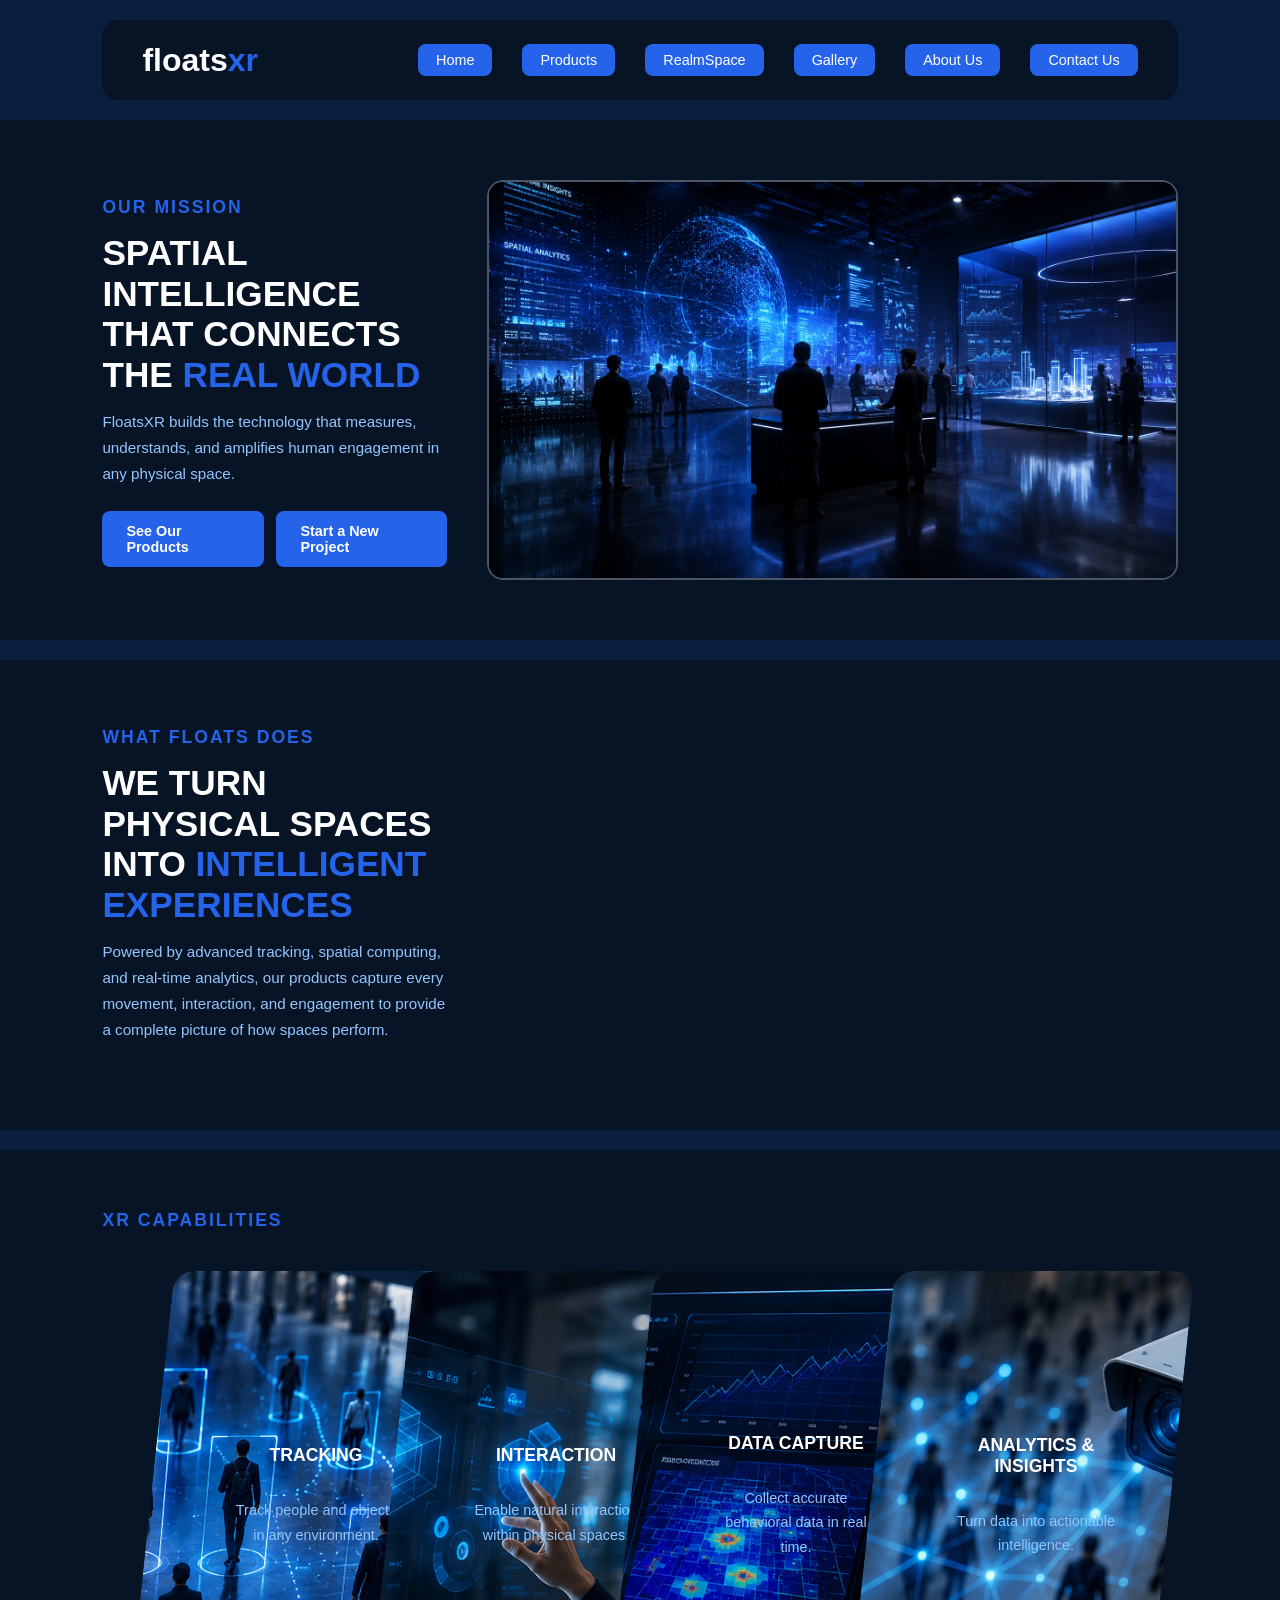
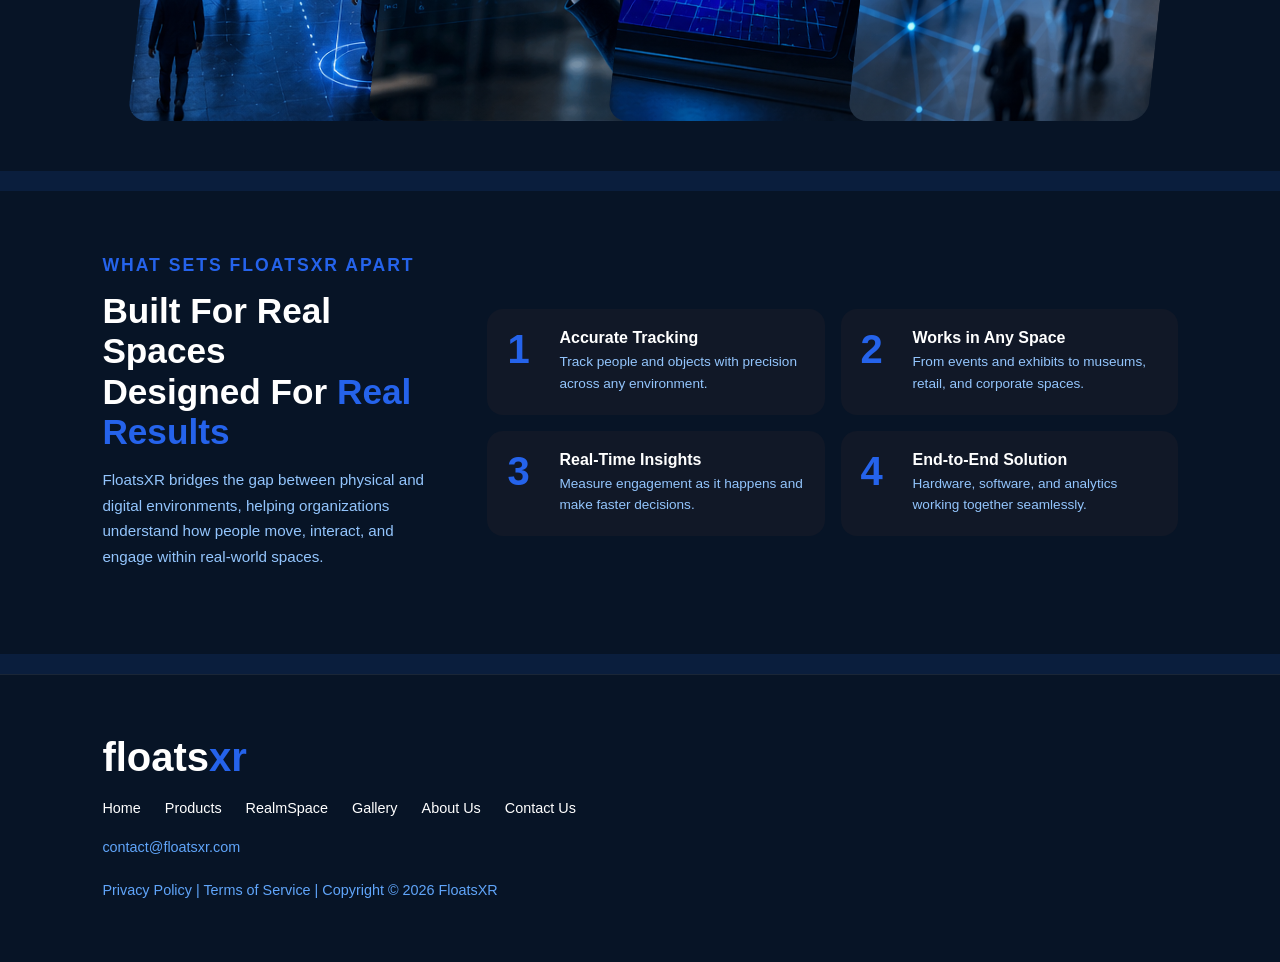
<file: index.html>
<!DOCTYPE html>
<html lang="en">
<head>
    <meta charset="UTF-8">
    <meta name="viewport" content="width=device-width, initial-scale=1.0">
    <title>FloatsXR</title>
    <link rel="stylesheet" href="style.css">
</head>
<body>

<header class="navbar">

    <div class="nav-inner">

        <div class="logo">
            floats<span>xr</span>
        </div>

        <nav>
            <a href="index.html">Home</a>
            <a href="products.html">Products</a>
            <a href="realmspace.html">RealmSpace</a>
            <a href="gallery.html">Gallery</a>
            <a href="about.html">About Us</a>
            <a href="contact.html">Contact Us</a>
        </nav>

    </div>

</header>

<section class="hero-section">

    <div class="hero-inner">

        <div class="hero-text">

            <p class="section-label">OUR MISSION</p>

            <h1>
                SPATIAL INTELLIGENCE<br>
                THAT CONNECTS<br>
                THE <span>REAL WORLD</span>
            </h1>

            <p>
                FloatsXR builds the technology that measures, understands,
                and amplifies human engagement in any physical space.
            </p>

            <div class="hero-actions">
                <a href="products.html" class="btn-primary">See Our Products</a>
                <a href="contact.html" class="btn-secondary">Start a New Project</a>
            </div>

        </div>

        <div class="hero-visual">
            <div class="hero-image">
                 <img src="image1.png" alt="">
            </div>
        </div>

    </div>

</section>

<section class="hero-section">

    <div class="hero-inner">

        <div class="hero-text">

            <p class="section-label">WHAT FLOATS DOES</p>

            <h1>
                WE TURN PHYSICAL SPACES<br>
                INTO <span>INTELLIGENT EXPERIENCES</span>
            </h1>

            <p>
                Powered by advanced tracking, spatial computing, and real-time
                analytics, our products capture every movement, interaction, and
                engagement to provide a complete picture of how spaces perform.
            </p>

        </div>

        <div class="hero-visual">
            <iframe
    width="100%"
    height="350"
    src="https://www.youtube.com/embed/UUxNN-WbEzA?si=q18TPuMsD6SZeDaH"
    title="YouTube video player"
    frameborder="0"
    allow="accelerometer; autoplay; clipboard-write; encrypted-media; gyroscope; picture-in-picture; web-share"
    referrerpolicy="strict-origin-when-cross-origin"
    allowfullscreen
    style="border-radius:16px; max-width:560px;">
</iframe>
        </div>

    </div>

</section>

<section class="hero-section">

    <div class="hero-inner" style="display:flex;flex-direction:column;padding:60px 0 60px 8%;">

        <p class="section-label" style="align-self:flex-start;">XR CAPABILITIES</p>

        <div class="slanted-row">

            <div class="slanted-card">
                       <img src="image2.png" alt="">
                <div class="slanted-inner">
                    <h3>TRACKING</h3>
                    <p>Track people and objects in any environment.</p>
                </div>
            </div>

            <div class="slanted-card">
                       <img src="image3.png" alt="">
                <div class="slanted-inner">
                    <h3>INTERACTION</h3>
                    <p>Enable natural interaction within physical spaces.</p>
                </div>
            </div>

            <div class="slanted-card">
                       <img src="image4.png" alt="">
                <div class="slanted-inner">
                    <h3>DATA CAPTURE</h3>
                    <p>Collect accurate behavioral data in real time.</p>
                </div>
            </div>

            <div class="slanted-card">
                       <img src="image5.png" alt="">
                <div class="slanted-inner">
                    <h3>ANALYTICS & INSIGHTS</h3>
                    <p>Turn data into actionable intelligence.</p>
                </div>
            </div>

        </div>

    </div>

</section>

<section class="hero-section">

    <div class="hero-inner">

        <div class="hero-text">

            <p class="section-label">WHAT SETS FLOATSXR APART</p>

            <h1>
                Built For Real Spaces<br>
                Designed For <span>Real Results</span>
            </h1>

            <p>
                FloatsXR bridges the gap between physical and digital
                environments, helping organizations understand how people move,
                interact, and engage within real-world spaces.
            </p>

        </div>

        <div class="hero-visual" style="display:block;">

            <div class="why-list">
                <div class="why-item">
                    <div class="why-num">1</div>
                    <div class="why-item-content">
                        <strong>Accurate Tracking</strong>
                        <p>Track people and objects with precision across any environment.</p>
                    </div>
                </div>
                <div class="why-item">
                    <div class="why-num">2</div>
                    <div class="why-item-content">
                        <strong>Works in Any Space</strong>
                        <p>From events and exhibits to museums, retail, and corporate spaces.</p>
                    </div>
                </div>
                <div class="why-item">
                    <div class="why-num">3</div>
                    <div class="why-item-content">
                        <strong>Real-Time Insights</strong>
                        <p>Measure engagement as it happens and make faster decisions.</p>
                    </div>
                </div>
                <div class="why-item">
                    <div class="why-num">4</div>
                    <div class="why-item-content">
                        <strong>End-to-End Solution</strong>
                        <p>Hardware, software, and analytics working together seamlessly.</p>
                    </div>
                </div>
            </div>

        </div>

    </div>

</section>

<footer class="footer">

    <div class="footer-content">

        <div class="logo footer-logo">
            floats<span>xr</span>
        </div>

        <nav class="footer-nav">
            <a href="index.html">Home</a>
            <a href="products.html">Products</a>
            <a href="realmspace.html">RealmSpace</a>
            <a href="gallery.html">Gallery</a>
            <a href="about.html">About Us</a>
            <a href="contact.html">Contact Us</a>
        </nav>

        <p class="footer-text">
            contact@floatsxr.com
        </p>

        <p class="footer-text">
            Privacy Policy | Terms of Service | Copyright &copy; 2026 FloatsXR
        </p>

    </div>

</footer>

</body>
</html>
</file>
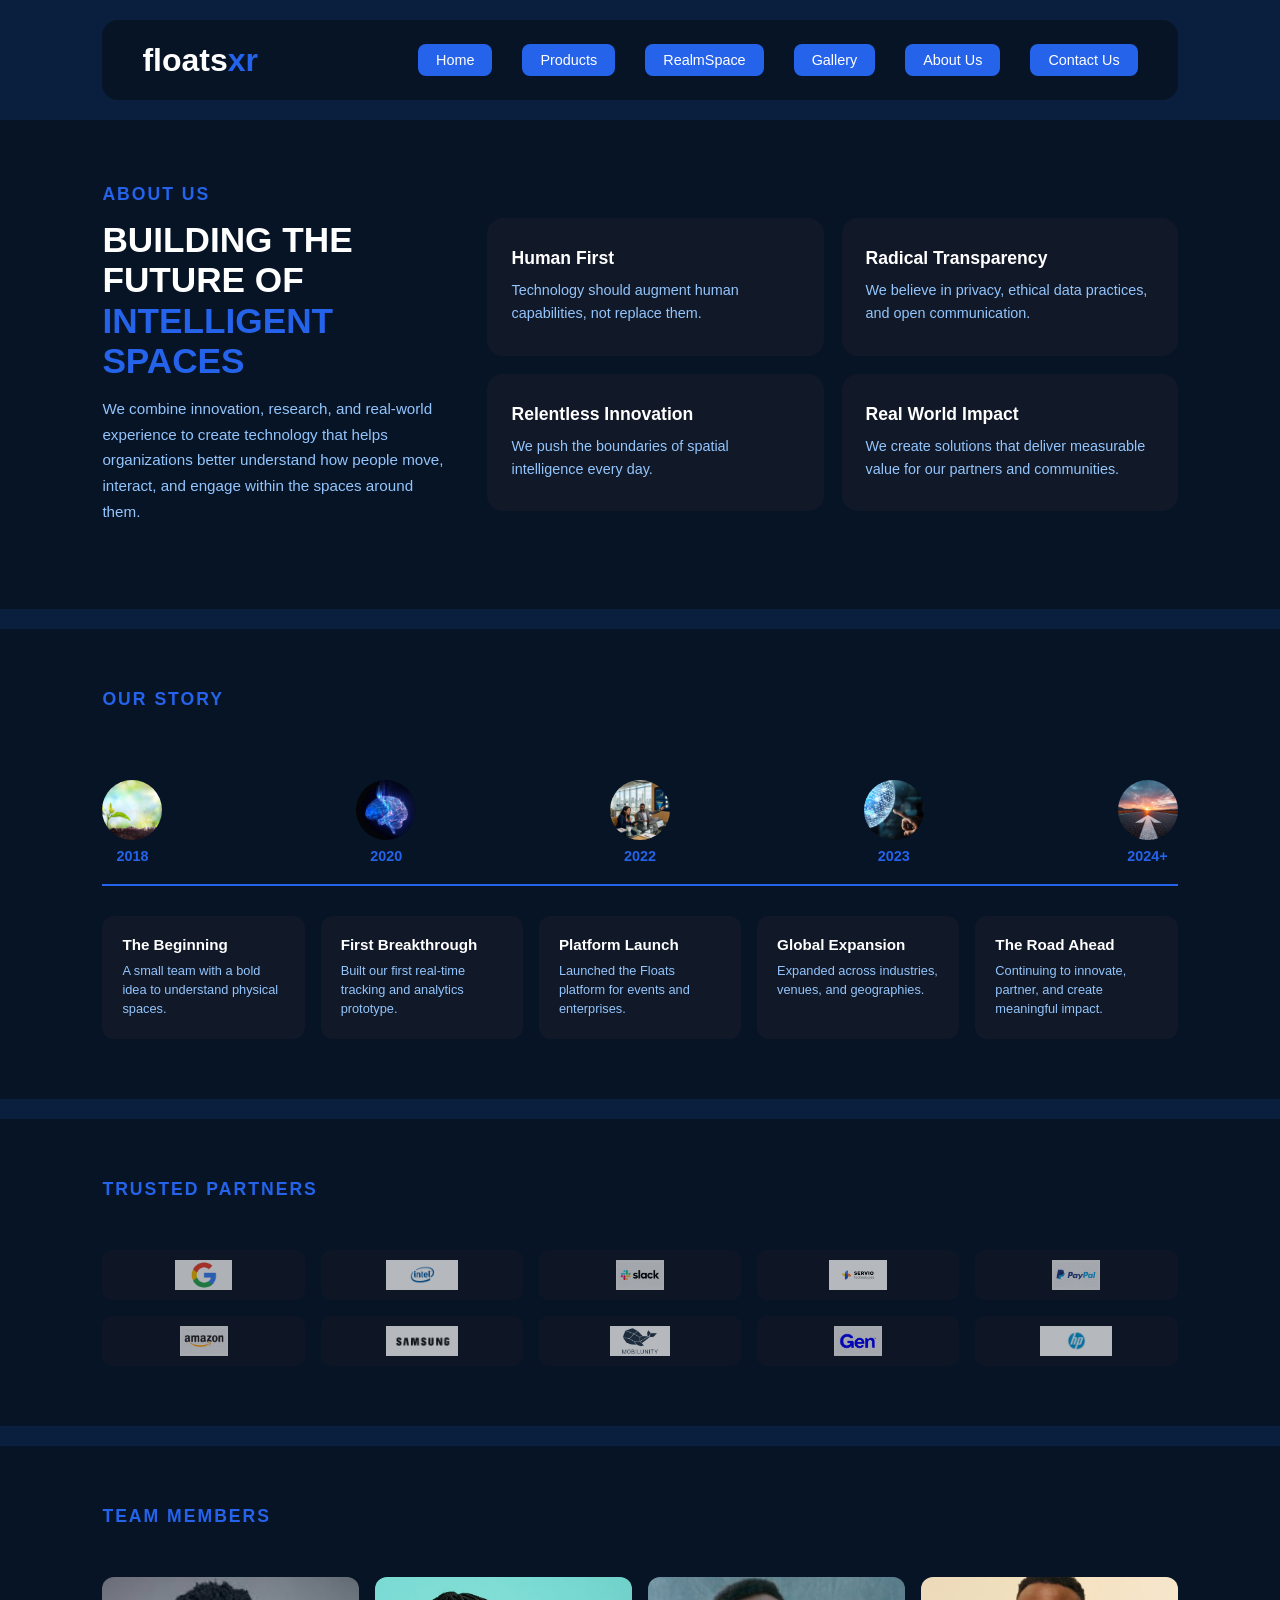
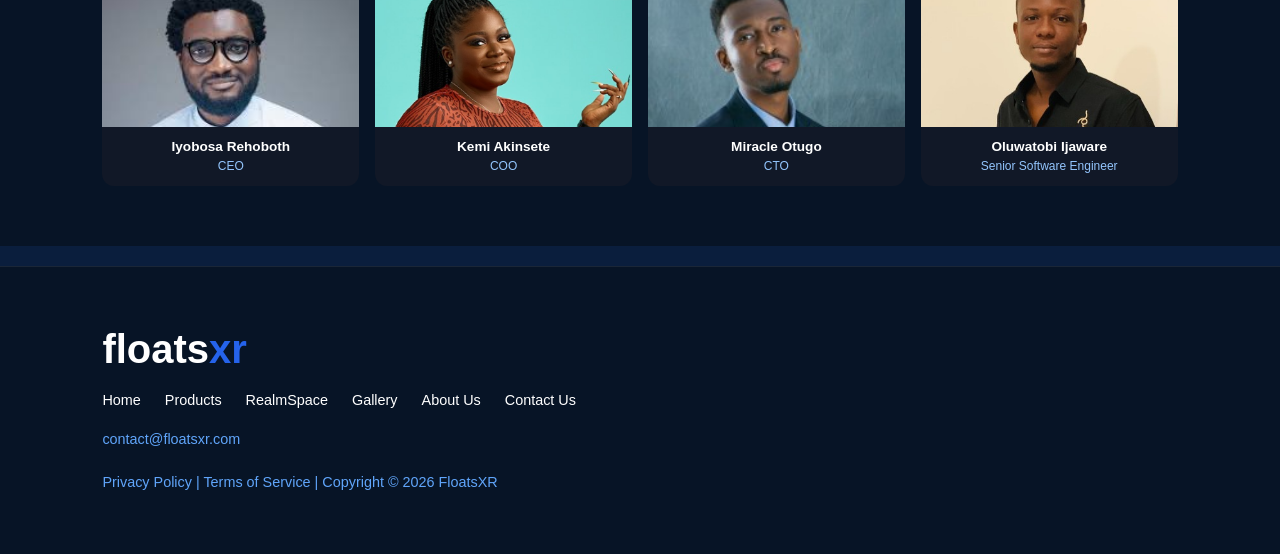
<file: about.html>
<!DOCTYPE html>
<html lang="en">
<head>
    <meta charset="UTF-8">
    <meta name="viewport" content="width=device-width, initial-scale=1.0">
    <title>About Us - FloatsXR</title>
    <link rel="stylesheet" href="style.css">
</head>
<body>

<header class="navbar">
    <div class="nav-inner">
        <div class="logo">
            floats<span>xr</span>
        </div>
        <nav>
            <a href="index.html">Home</a>
            <a href="products.html">Products</a>
            <a href="realmspace.html">RealmSpace</a>
            <a href="gallery.html">Gallery</a>
            <a href="about.html">About Us</a>
            <a href="contact.html">Contact Us</a>
        </nav>
    </div>
</header>

<section class="hero-section">

    <div class="hero-inner">

        <div class="hero-text">

            <p class="section-label">ABOUT US</p>

            <h1>
                BUILDING THE FUTURE OF<br>
                <span style="color:#2563eb;">INTELLIGENT SPACES</span>
            </h1>

            <p>
                We combine innovation, research, and real-world experience to
                create technology that helps organizations better understand how
                people move, interact, and engage within the spaces around them.
            </p>

        </div>

        <div class="hero-visual" style="display:block;">

            <div class="values-list">
                <div class="value-card">
                    <h3>Human First</h3>
                    <p>Technology should augment human capabilities, not replace them.</p>
                </div>
                <div class="value-card">
                    <h3>Radical Transparency</h3>
                    <p>We believe in privacy, ethical data practices, and open communication.</p>
                </div>
                <div class="value-card">
                    <h3>Relentless Innovation</h3>
                    <p>We push the boundaries of spatial intelligence every day.</p>
                </div>
                <div class="value-card">
                    <h3>Real World Impact</h3>
                    <p>We create solutions that deliver measurable value for our partners and communities.</p>
                </div>
            </div>

        </div>

    </div>

</section>

<section class="hero-section">

    <div class="hero-inner" style="display:flex;flex-direction:column;padding:60px 8%;">

        <p class="section-label" style="align-self:flex-start;">OUR STORY</p>

        <div class="timeline">

            <div class="timeline-bar">
                <div class="timeline-date">
                    <img src="image55.png" alt="">
                    <span>2018</span>
                </div>
                <div class="timeline-date">
                    <img src="image56.png" alt="">
                    <span>2020</span>
                </div>
                <div class="timeline-date">
                    <img src="image57.png" alt="">
                    <span>2022</span>
                </div>
                <div class="timeline-date">
                    <img src="image58.png" alt="">
                    <span>2023</span>
                </div>
                <div class="timeline-date">
                    <img src="image59.png" alt="">
                    <span>2024+</span>
                </div>
            </div>

            <div class="timeline-items">
                <div class="timeline-item">
                    <h3>The Beginning</h3>
                    <p>A small team with a bold idea to understand physical spaces.</p>
                </div>
                <div class="timeline-item">
                    <h3>First Breakthrough</h3>
                    <p>Built our first real-time tracking and analytics prototype.</p>
                </div>
                <div class="timeline-item">
                    <h3>Platform Launch</h3>
                    <p>Launched the Floats platform for events and enterprises.</p>
                </div>
                <div class="timeline-item">
                    <h3>Global Expansion</h3>
                    <p>Expanded across industries, venues, and geographies.</p>
                </div>
                <div class="timeline-item">
                    <h3>The Road Ahead</h3>
                    <p>Continuing to innovate, partner, and create meaningful impact.</p>
                </div>
            </div>

        </div>

    </div>

</section>

<section class="hero-section">

    <div class="hero-inner" style="display:flex;flex-direction:column;padding:60px 8%;">

        <p class="section-label" style="align-self:flex-start;">TRUSTED PARTNERS</p>

        <div class="partners-grid">
            <img src="image60.png" alt="">
            <img src="image61.png" alt="">
            <img src="image62.png" alt="">
            <img src="image63.png" alt="">
            <img src="image64.png" alt="">
            <img src="image65.png" alt="">
            <img src="image66.png" alt="">
            <img src="image67.png" alt="">
            <img src="image68.png" alt="">
            <img src="image69.png" alt="">
        </div>

    </div>

</section>

<section class="hero-section">

    <div class="hero-inner" style="display:flex;flex-direction:column;padding:60px 8%;text-align:center;">
        <p class="section-label" style="align-self:flex-start;">TEAM MEMBERS</p>

        <div class="team-grid">
            <div class="team-card">
                <img src="image70.png" alt="">
                <strong>Iyobosa Rehoboth</strong>
                <p class="team-bio">CEO</p>
            </div>
            <div class="team-card">
                <img src="image71.png" alt="">
                <strong>Kemi Akinsete</strong>
                <p class="team-bio">COO</p>
            </div>
            <div class="team-card">
                <img src="image72.png" alt="">
                <strong>Miracle Otugo</strong>
                <p class="team-bio">CTO</p>
            </div>
            <div class="team-card">
                <img src="image73.png" alt="">
                <strong>Oluwatobi Ijaware</strong>
                <p class="team-bio">Senior Software Engineer</p>
            </div>
        </div>

    </div>

</section>

<footer class="footer">

    <div class="footer-content">

        <div class="logo footer-logo">
            floats<span>xr</span>
        </div>

        <nav class="footer-nav">
            <a href="index.html">Home</a>
            <a href="products.html">Products</a>
            <a href="realmspace.html">RealmSpace</a>
            <a href="gallery.html">Gallery</a>
            <a href="about.html">About Us</a>
            <a href="contact.html">Contact Us</a>
        </nav>

        <p class="footer-text">
            contact@floatsxr.com
        </p>

        <p class="footer-text">
            Privacy Policy | Terms of Service | Copyright &copy; 2026 FloatsXR
        </p>

    </div>

</footer>

</body>
</html>
</file>
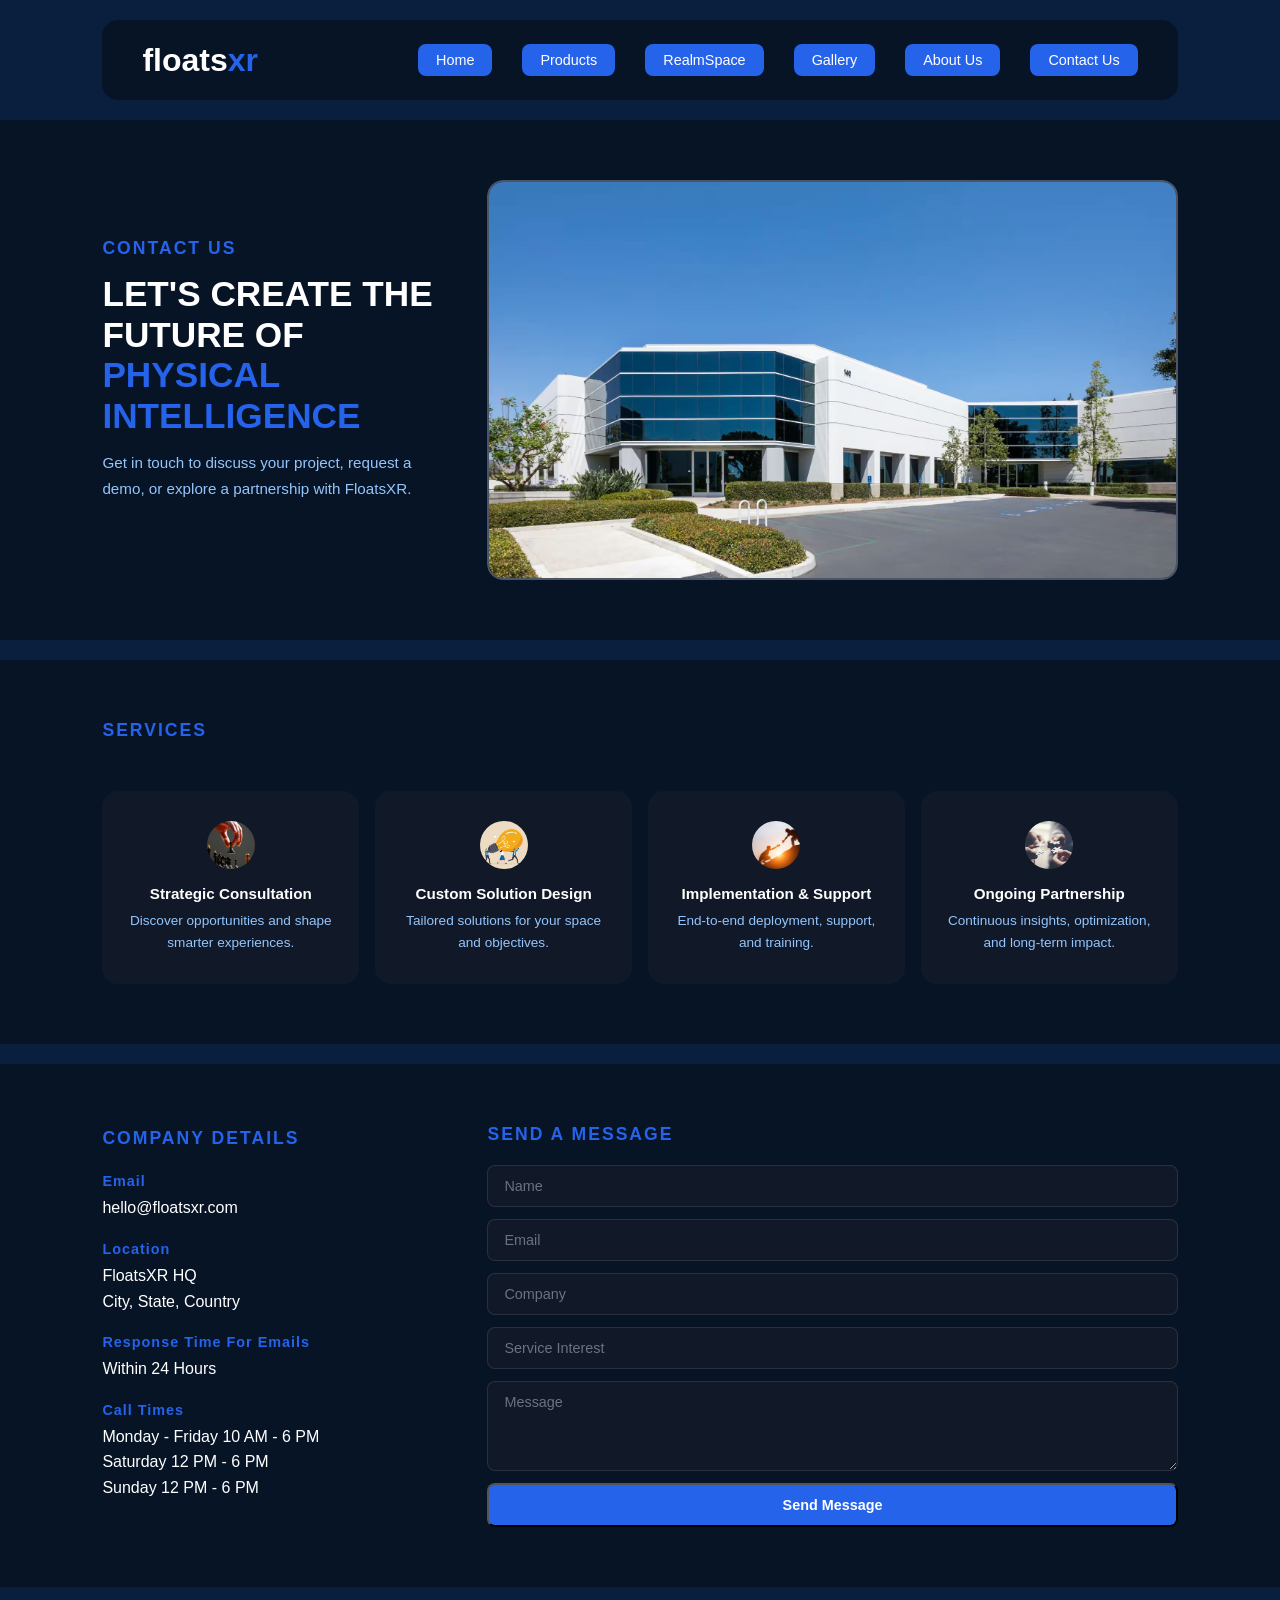
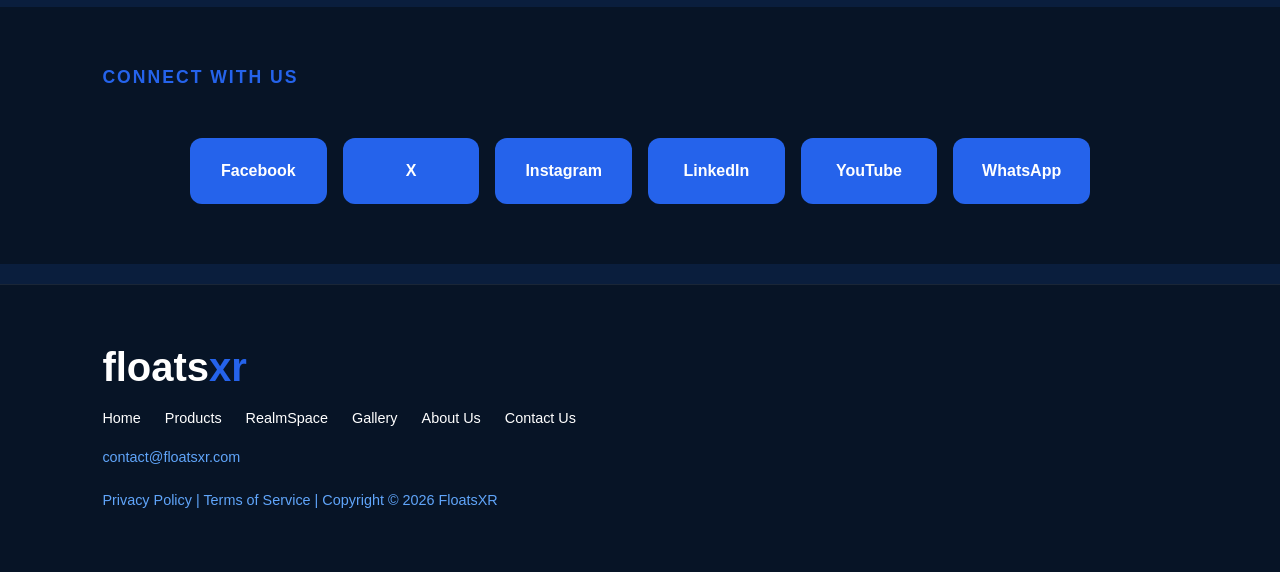
<file: contact.html>
<!DOCTYPE html>
<html lang="en">
<head>
    <meta charset="UTF-8">
    <meta name="viewport" content="width=device-width, initial-scale=1.0">
    <title>Contact Us - FloatsXR</title>
    <link rel="stylesheet" href="style.css">
</head>
<body>

<header class="navbar">
    <div class="nav-inner">
        <div class="logo">
            floats<span>xr</span>
        </div>
        <nav>
            <a href="index.html">Home</a>
            <a href="products.html">Products</a>
            <a href="realmspace.html">RealmSpace</a>
            <a href="gallery.html">Gallery</a>
            <a href="about.html">About Us</a>
            <a href="contact.html">Contact Us</a>
        </nav>
    </div>
</header>

<section class="hero-section">

    <div class="hero-inner">

        <div class="hero-text">

            <p class="section-label">CONTACT US</p>

            <h1>
                LET'S CREATE THE FUTURE OF<br>
                <span style="color:#2563eb;">PHYSICAL INTELLIGENCE</span>
            </h1>

            <p>
                Get in touch to discuss your project, request a demo,
                or explore a partnership with FloatsXR.
            </p>

        </div>

        <div class="hero-visual">
            <div class="hero-image">
                 <img src="image76.png" alt="">
            </div>
        </div>

    </div>

</section>

<section class="hero-section">

    <div class="hero-inner" style="display:flex;flex-direction:column;padding:60px 8%;">

        <p class="section-label" style="align-self:flex-start;">SERVICES</p>

        <div class="services-grid">

            <div class="service-card">
                <div class="service-icon"><img src="image77.png" alt=""></div>
                <h3>Strategic Consultation</h3>
                <p>Discover opportunities and shape smarter experiences.</p>
            </div>

            <div class="service-card">
                <div class="service-icon"><img src="image78.png" alt=""></div>
                <h3>Custom Solution Design</h3>
                <p>Tailored solutions for your space and objectives.</p>
            </div>

            <div class="service-card">
                <div class="service-icon"><img src="image79.png" alt=""></div>
                <h3>Implementation &amp; Support</h3>
                <p>End-to-end deployment, support, and training.</p>
            </div>

            <div class="service-card">
                <div class="service-icon"><img src="image80.png" alt=""></div>
                <h3>Ongoing Partnership</h3>
                <p>Continuous insights, optimization, and long-term impact.</p>
            </div>

        </div>

    </div>

</section>

<section class="hero-section">

    <div class="hero-inner">

        <div class="hero-text" style="padding:0;align-self:start;">

            <p class="section-label">COMPANY DETAILS</p>

            <div class="contact-details">
                <div class="contact-detail">
                    <strong>Email</strong>
                    <span>hello@floatsxr.com</span>
                </div>
                <div class="contact-detail">
                    <strong>Location</strong>
                    <span>FloatsXR HQ<br>City, State, Country</span>
                </div>
                <div class="contact-detail">
                    <strong>Response Time For Emails</strong>
                    <span>Within 24 Hours</span>
                </div>
                <div class="contact-detail">
                    <strong>Call Times</strong>
                    <span>Monday - Friday 10 AM - 6 PM</span><br> 
                    <span>Saturday 12 PM - 6 PM</span><br> 
                    <span>Sunday 12 PM - 6 PM</span><br> 
                </div>
            </div>

        </div>

        <div class="hero-visual" style="display:block;align-self:start;">

            <p class="section-label" style="margin-bottom:20px;">SEND A MESSAGE</p>

            <form class="contact-form">
                <input type="text" placeholder="Name">
                <input type="email" placeholder="Email">
                <input type="text" placeholder="Company">
                <input type="text" placeholder="Service Interest">
                <textarea placeholder="Message" rows="4"></textarea>
                <button type="submit" class="btn-primary">Send Message</button>
            </form>

        </div>

    </div>

</section>

<section class="hero-section">

    <div class="hero-inner" style="display:flex;flex-direction:column;padding:60px 8%;">

        <p class="section-label" style="align-self:flex-start;">CONNECT WITH US</p>

        <div class="social-grid">
            <a href="#" class="social-btn">Facebook</a>
            <a href="#" class="social-btn">X</a>
            <a href="#" class="social-btn">Instagram</a>
            <a href="#" class="social-btn">LinkedIn</a>
            <a href="#" class="social-btn">YouTube</a>
            <a href="#" class="social-btn">WhatsApp</a>
        </div>

    </div>

</section>

<footer class="footer">

    <div class="footer-content">

        <div class="logo footer-logo">
            floats<span>xr</span>
        </div>

        <nav class="footer-nav">
            <a href="index.html">Home</a>
            <a href="products.html">Products</a>
            <a href="realmspace.html">RealmSpace</a>
            <a href="gallery.html">Gallery</a>
            <a href="about.html">About Us</a>
            <a href="contact.html">Contact Us</a>
        </nav>

        <p class="footer-text">
            contact@floatsxr.com
        </p>

        <p class="footer-text">
            Privacy Policy | Terms of Service | Copyright &copy; 2026 FloatsXR
        </p>

    </div>

</footer>

</body>
</html>
</file>
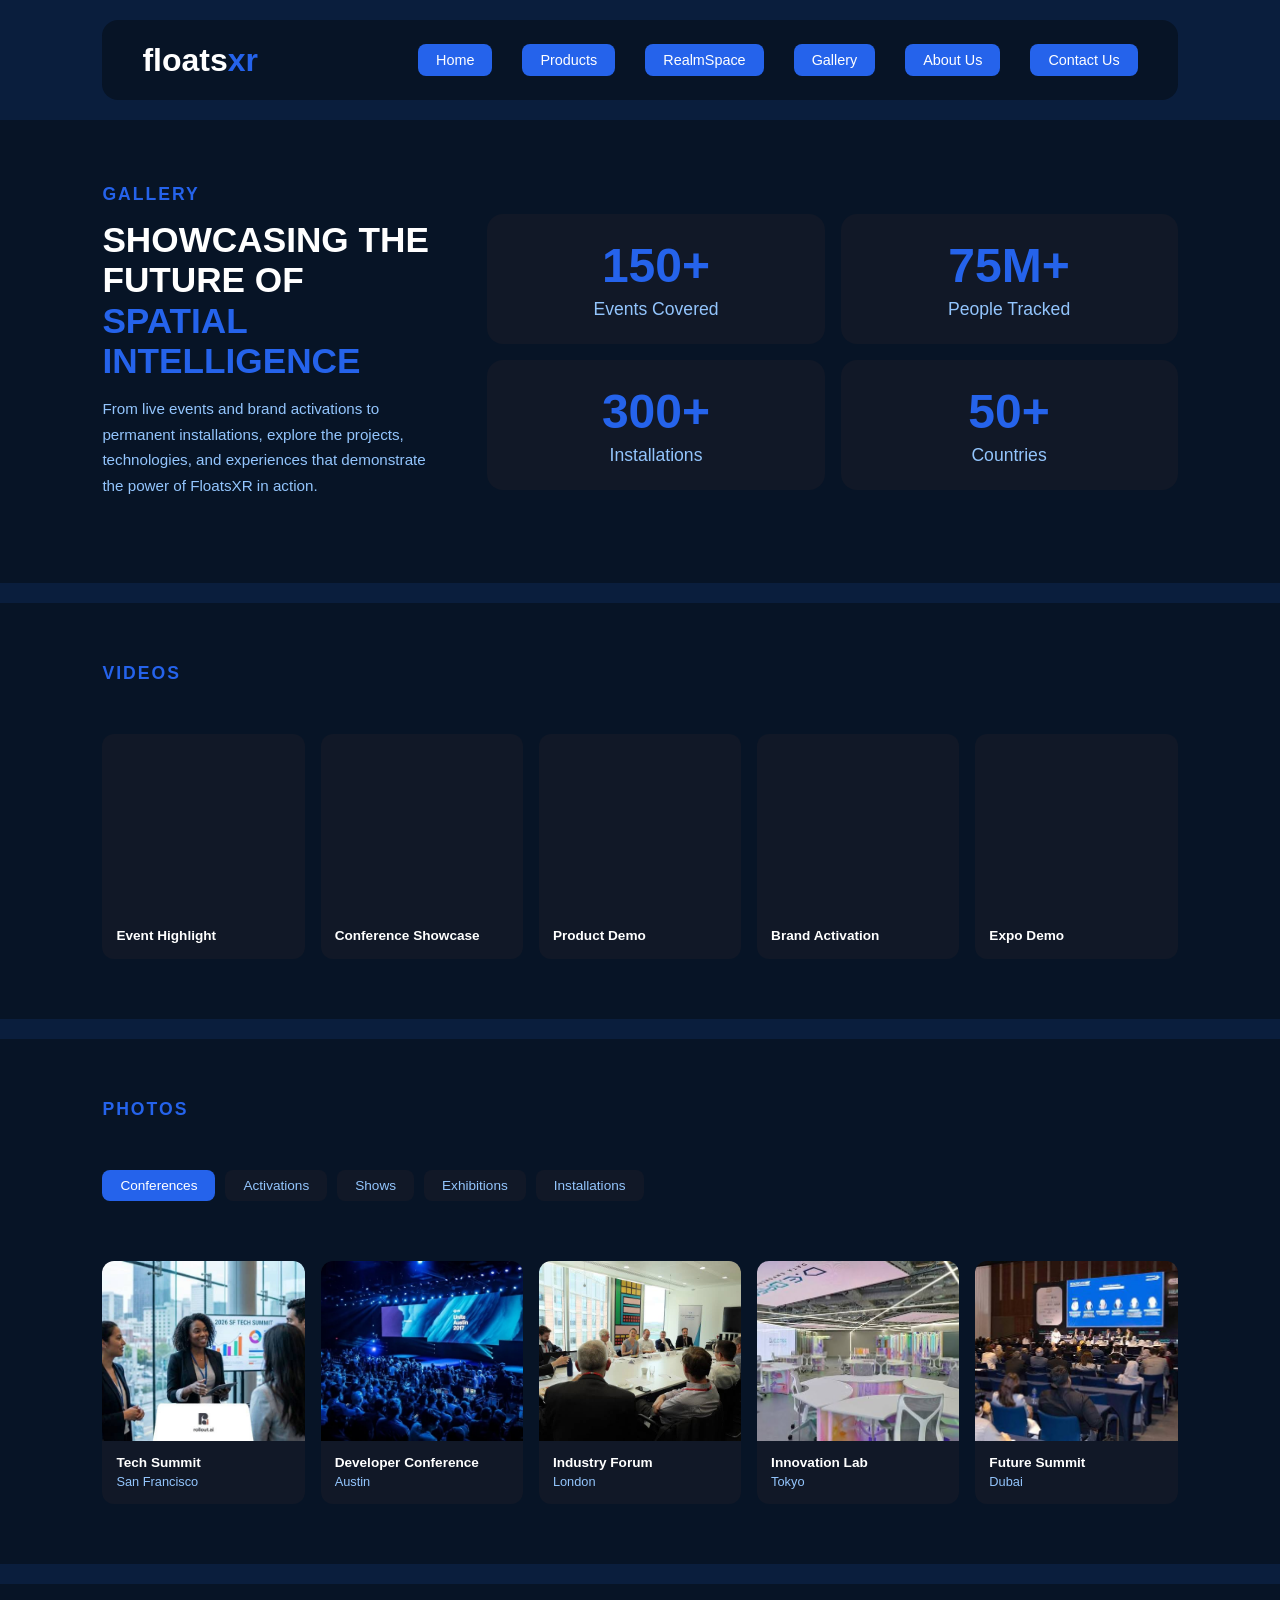
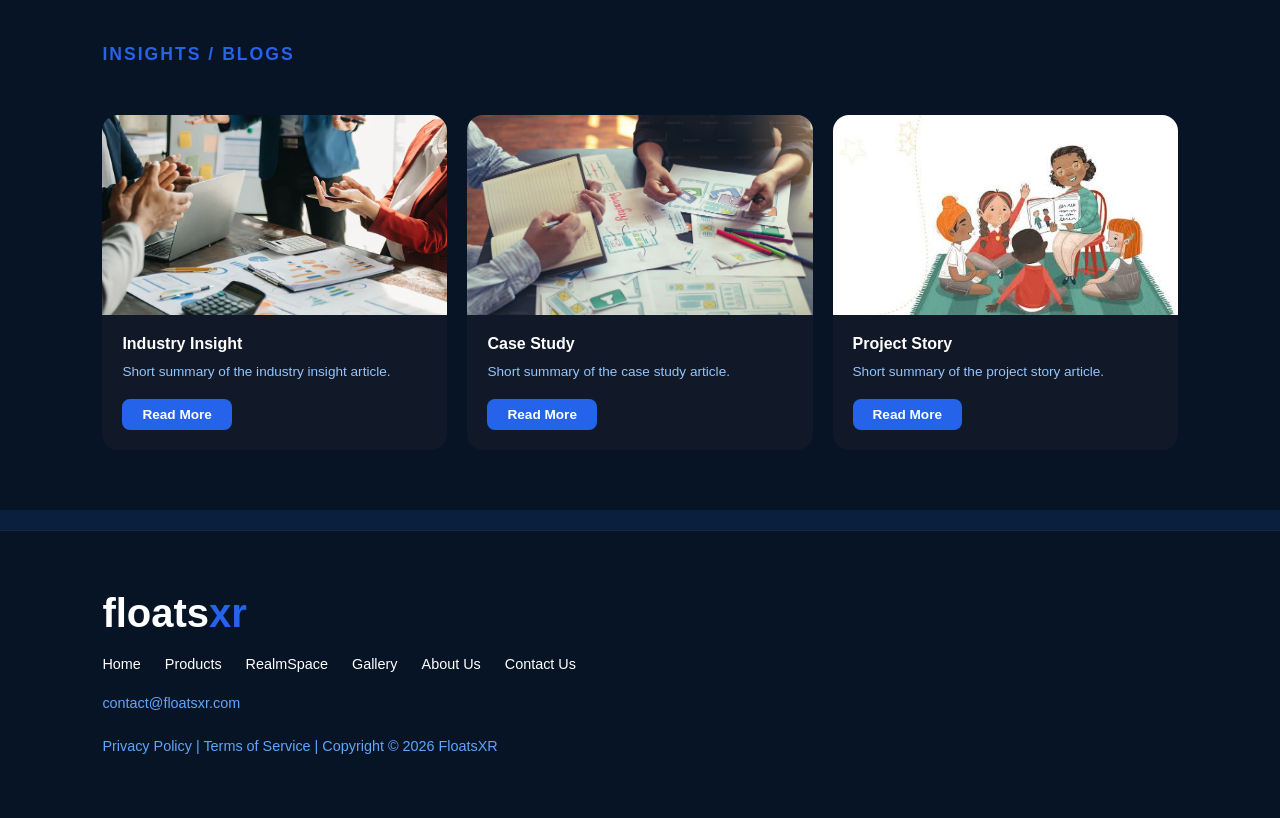
<file: gallery.html>
<!DOCTYPE html>
<html lang="en">
<head>
    <meta charset="UTF-8">
    <meta name="viewport" content="width=device-width, initial-scale=1.0">
    <title>Gallery - FloatsXR</title>
    <link rel="stylesheet" href="style.css">
</head>
<body>

<header class="navbar">
    <div class="nav-inner">
        <div class="logo">
            floats<span>xr</span>
        </div>
        <nav>
            <a href="index.html">Home</a>
            <a href="products.html">Products</a>
            <a href="realmspace.html">RealmSpace</a>
            <a href="gallery.html">Gallery</a>
            <a href="about.html">About Us</a>
            <a href="contact.html">Contact Us</a>
        </nav>
    </div>
</header>

<section class="hero-section">

    <div class="hero-inner">

        <div class="hero-text">

            <p class="section-label">GALLERY</p>

            <h1>
                SHOWCASING THE FUTURE OF<br>
                <span style="color:#2563eb;">SPATIAL INTELLIGENCE</span>
            </h1>

            <p>
                From live events and brand activations to permanent
                installations, explore the projects, technologies, and
                experiences that demonstrate the power of FloatsXR in action.
            </p>

        </div>

        <div class="hero-visual" style="display:block;">

            <div class="stats-grid">
                <div class="stat-card">
                    <div class="stat-number">150+</div>
                    <div class="stat-label">Events Covered</div>
                </div>
                <div class="stat-card">
                    <div class="stat-number">75M+</div>
                    <div class="stat-label">People Tracked</div>
                </div>
                <div class="stat-card">
                    <div class="stat-number">300+</div>
                    <div class="stat-label">Installations</div>
                </div>
                <div class="stat-card">
                    <div class="stat-number">50+</div>
                    <div class="stat-label">Countries</div>
                </div>
            </div>

        </div>

    </div>

</section>

<section class="hero-section">

    <div class="hero-inner" style="display:flex;flex-direction:column;padding:60px 8%;">

        <p class="section-label" style="align-self:flex-start;">VIDEOS</p>

        <div class="gallery-grid">

            <div class="gallery-card">
                <div class="gallery-media" style="padding:0;">
                    <iframe
                        width="100%"
                        height="100%"
                        src="https://www.youtube.com/embed/UUxNN-WbEzA?si=q18TPuMsD6SZeDaH"
                        frameborder="0"
                        allow="accelerometer; autoplay; clipboard-write; encrypted-media; gyroscope; picture-in-picture; web-share"
                        referrerpolicy="strict-origin-when-cross-origin"
                        allowfullscreen
                        style="position:absolute;inset:0;width:100%;height:100%;border-radius:12px;">
                    </iframe>
                </div>
                <div class="gallery-card-info">
                    <strong>Event Highlight</strong>
                </div>
            </div>

            <div class="gallery-card">
                <div class="gallery-media" style="padding:0;">
                    <iframe
                        width="100%"
                        height="100%"
                        src="https://www.youtube.com/embed/UUxNN-WbEzA?si=q18TPuMsD6SZeDaH"
                        frameborder="0"
                        allow="accelerometer; autoplay; clipboard-write; encrypted-media; gyroscope; picture-in-picture; web-share"
                        referrerpolicy="strict-origin-when-cross-origin"
                        allowfullscreen
                        style="position:absolute;inset:0;width:100%;height:100%;border-radius:12px;">
                    </iframe>
                </div>
                <div class="gallery-card-info">
                    <strong>Conference Showcase</strong>
                </div>
            </div>

            <div class="gallery-card">
                <div class="gallery-media" style="padding:0;">
                    <iframe
                        width="100%"
                        height="100%"
                        src="https://www.youtube.com/embed/UUxNN-WbEzA?si=q18TPuMsD6SZeDaH"
                        frameborder="0"
                        allow="accelerometer; autoplay; clipboard-write; encrypted-media; gyroscope; picture-in-picture; web-share"
                        referrerpolicy="strict-origin-when-cross-origin"
                        allowfullscreen
                        style="position:absolute;inset:0;width:100%;height:100%;border-radius:12px;">
                    </iframe>
                </div>
                <div class="gallery-card-info">
                    <strong>Product Demo</strong>
                </div>
            </div>

            <div class="gallery-card">
                <div class="gallery-media" style="padding:0;">
                    <iframe
                        width="100%"
                        height="100%"
                        src="https://www.youtube.com/embed/UUxNN-WbEzA?si=q18TPuMsD6SZeDaH"
                        frameborder="0"
                        allow="accelerometer; autoplay; clipboard-write; encrypted-media; gyroscope; picture-in-picture; web-share"
                        referrerpolicy="strict-origin-when-cross-origin"
                        allowfullscreen
                        style="position:absolute;inset:0;width:100%;height:100%;border-radius:12px;">
                    </iframe>
                </div>
                <div class="gallery-card-info">
                    <strong>Brand Activation</strong>
                </div>
            </div>

            <div class="gallery-card">
                <div class="gallery-media" style="padding:0;">
                    <iframe
                        width="100%"
                        height="100%"
                        src="https://www.youtube.com/embed/UUxNN-WbEzA?si=q18TPuMsD6SZeDaH"
                        frameborder="0"
                        allow="accelerometer; autoplay; clipboard-write; encrypted-media; gyroscope; picture-in-picture; web-share"
                        referrerpolicy="strict-origin-when-cross-origin"
                        allowfullscreen
                        style="position:absolute;inset:0;width:100%;height:100%;border-radius:12px;">
                    </iframe>
                </div>
                <div class="gallery-card-info">
                    <strong>Expo Demo</strong>
                </div>
            </div>

        </div>

    </div>

</section>

<section class="hero-section">

    <div class="hero-inner" style="display:flex;flex-direction:column;padding:60px 8%;">

        <p class="section-label" style="align-self:flex-start;">PHOTOS</p>

        <div class="filter-bar">
            <a href="#" class="filter-btn active" data-category="conferences">Conferences</a>
            <a href="#" class="filter-btn" data-category="activations">Activations</a>
            <a href="#" class="filter-btn" data-category="shows">Shows</a>
            <a href="#" class="filter-btn" data-category="exhibitions">Exhibitions</a>
            <a href="#" class="filter-btn" data-category="installations">Installations</a>
        </div>

        <div class="gallery-slider-wrap">

            <div class="gallery-slider" data-active="conferences">

                <div class="gallery-slide" data-category="conferences">
                    <div class="gallery-card">
                        <div class="gallery-media">
                            <img src="image27.png" alt="">
                        </div>
                        <div class="gallery-card-info">
                            <strong>Tech Summit</strong>
                            <span>San Francisco</span>
                        </div>
                    </div>
                    <div class="gallery-card">
                        <div class="gallery-media">
                            <img src="image28.png" alt="">
                        </div>
                        <div class="gallery-card-info">
                            <strong>Developer Conference</strong>
                            <span>Austin</span>
                        </div>
                    </div>
                    <div class="gallery-card">
                        <div class="gallery-media">
                            <img src="image29.png" alt="">
                        </div>
                        <div class="gallery-card-info">
                            <strong>Industry Forum</strong>
                            <span>London</span>
                        </div>
                    </div>
                    <div class="gallery-card">
                        <div class="gallery-media">
                            <img src="image30.png" alt="">
                        </div>
                        <div class="gallery-card-info">
                            <strong>Innovation Lab</strong>
                            <span>Tokyo</span>
                        </div>
                    </div>
                    <div class="gallery-card">
                        <div class="gallery-media">
                            <img src="image31.png" alt="">
                        </div>
                        <div class="gallery-card-info">
                            <strong>Future Summit</strong>
                            <span>Dubai</span>
                        </div>
                    </div>
                </div>

                <div class="gallery-slide" data-category="activations">
                    <div class="gallery-card">
                        <div class="gallery-media">
                            <img src="image32.png" alt="">
                        </div>
                        <div class="gallery-card-info">
                            <strong>Brand Launch</strong>
                            <span>New York</span>
                        </div>
                    </div>
                    <div class="gallery-card">
                        <div class="gallery-media">
                            <img src="image33.png" alt="">
                        </div>
                        <div class="gallery-card-info">
                            <strong>Pop-Up Experience</strong>
                            <span>Los Angeles</span>
                        </div>
                    </div>
                    <div class="gallery-card">
                        <div class="gallery-media">
                            <img src="image34.png" alt="">
                        </div>
                        <div class="gallery-card-info">
                            <strong>Product Demo</strong>
                            <span>Chicago</span>
                        </div>
                    </div>
                    <div class="gallery-card">
                        <div class="gallery-media">
                            <img src="image35.png" alt="">
                        </div>
                        <div class="gallery-card-info">
                            <strong>Retail Activation</strong>
                            <span>Miami</span>
                        </div>
                    </div>
                    <div class="gallery-card">
                        <div class="gallery-media">
                            <img src="image36.png" alt="">
                        </div>
                        <div class="gallery-card-info">
                            <strong>Event Installation</strong>
                            <span>Berlin</span>
                        </div>
                    </div>
                </div>

                <div class="gallery-slide" data-category="shows">
                    <div class="gallery-card">
                        <div class="gallery-media">
                            <img src="image37.png" alt="">
                        </div>
                        <div class="gallery-card-info">
                            <strong>Trade Show</strong>
                            <span>Las Vegas</span>
                        </div>
                    </div>
                    <div class="gallery-card">
                        <div class="gallery-media">
                            <img src="image38.png" alt="">
                        </div>
                        <div class="gallery-card-info">
                            <strong>Expo Floor</strong>
                            <span>Orlando</span>
                        </div>
                    </div>
                    <div class="gallery-card">
                        <div class="gallery-media">
                            <img src="image39.png" alt="">
                        </div>
                        <div class="gallery-card-info">
                            <strong>Live Demo</strong>
                            <span>Barcelona</span>
                        </div>
                    </div>
                    <div class="gallery-card">
                        <div class="gallery-media">
                            <img src="image40.png" alt="">
                        </div>
                        <div class="gallery-card-info">
                            <strong>Showcase</strong>
                            <span>Shanghai</span>
                        </div>
                    </div>
                    <div class="gallery-card">
                        <div class="gallery-media">
                            <img src="image41.png" alt="">
                        </div>
                        <div class="gallery-card-info">
                            <strong>Product Reveal</strong>
                            <span>Paris</span>
                        </div>
                    </div>
                </div>

                <div class="gallery-slide" data-category="exhibitions">
                    <div class="gallery-card">
                        <div class="gallery-media">
                            <img src="image42.png" alt="">
                        </div>
                        <div class="gallery-card-info">
                            <strong>Art Exhibition</strong>
                            <span>Milan</span>
                        </div>
                    </div>
                    <div class="gallery-card">
                        <div class="gallery-media">
                            <img src="image43.png" alt="">
                        </div>
                        <div class="gallery-card-info">
                            <strong>Museum Installation</strong>
                            <span>Washington DC</span>
                        </div>
                    </div>
                    <div class="gallery-card">
                        <div class="gallery-media">
                            <img src="image44.png" alt="">
                        </div>
                        <div class="gallery-card-info">
                            <strong>Tech Exhibition</strong>
                            <span>Singapore</span>
                        </div>
                    </div>
                    <div class="gallery-card">
                        <div class="gallery-media">
                            <img src="image45.png" alt="">
                        </div>
                        <div class="gallery-card-info">
                            <strong>Design Showcase</strong>
                            <span>Stockholm</span>
                        </div>
                    </div>
                    <div class="gallery-card">
                        <div class="gallery-media">
                            <img src="image46.png" alt="">
                        </div>
                        <div class="gallery-card-info">
                            <strong>Innovation Expo</strong>
                            <span>Seoul</span>
                        </div>
                    </div>
                </div>

                <div class="gallery-slide" data-category="installations">
                    <div class="gallery-card">
                        <div class="gallery-media">
                            <img src="image47.png" alt="">
                        </div>
                        <div class="gallery-card-info">
                            <strong>Permanent Install</strong>
                            <span>Sydney</span>
                        </div>
                    </div>
                    <div class="gallery-card">
                        <div class="gallery-media">
                            <img src="image48.png" alt="">
                        </div>
                        <div class="gallery-card-info">
                            <strong>Interactive Wall</strong>
                            <span>Toronto</span>
                        </div>
                    </div>
                    <div class="gallery-card">
                        <div class="gallery-media">
                            <img src="image49.png" alt="">
                        </div>
                        <div class="gallery-card-info">
                            <strong>Smart Venue</strong>
                            <span>Amsterdam</span>
                        </div>
                    </div>
                    <div class="gallery-card">
                        <div class="gallery-media">
                            <img src="image50.png" alt="">
                        </div>
                        <div class="gallery-card-info">
                            <strong>Retail Install</strong>
                            <span>San Francisco</span>
                        </div>
                    </div>
                    <div class="gallery-card">
                        <div class="gallery-media">
                            <img src="image51.png" alt="">
                        </div>
                        <div class="gallery-card-info">
                            <strong>Public Space</strong>
                            <span>Melbourne</span>
                        </div>
                    </div>
                </div>

            </div>

        </div>

    </div>

</section>

<section class="hero-section">

    <div class="hero-inner" style="display:flex;flex-direction:column;padding:60px 8%;">

        <p class="section-label" style="align-self:flex-start;">INSIGHTS / BLOGS</p>

        <div class="blog-grid">

            <div class="blog-card">
                <img src="image52.png" alt="">
                <div class="blog-content">
                    <h3>Industry Insight</h3>
                    <p>Short summary of the industry insight article.</p>
                    <a href="#" class="read-more">Read More</a>
                </div>
            </div>

            <div class="blog-card">
                <img src="image53.png" alt="">
                <div class="blog-content">
                    <h3>Case Study</h3>
                    <p>Short summary of the case study article.</p>
                    <a href="#" class="read-more">Read More</a>
                </div>
            </div>

            <div class="blog-card">
                <img src="image54.png" alt="">
                <div class="blog-content">
                    <h3>Project Story</h3>
                    <p>Short summary of the project story article.</p>
                    <a href="#" class="read-more">Read More</a>
                </div>
            </div>

        </div>

    </div>

</section>

<footer class="footer">

    <div class="footer-content">

        <div class="logo footer-logo">
            floats<span>xr</span>
        </div>

        <nav class="footer-nav">
            <a href="index.html">Home</a>
            <a href="products.html">Products</a>
            <a href="realmspace.html">RealmSpace</a>
            <a href="gallery.html">Gallery</a>
            <a href="about.html">About Us</a>
            <a href="contact.html">Contact Us</a>
        </nav>

        <p class="footer-text">
            contact@floatsxr.com
        </p>

        <p class="footer-text">
            Privacy Policy | Terms of Service | Copyright &copy; 2026 FloatsXR
        </p>

    </div>

</footer>

<script>
    document.querySelectorAll('.filter-btn').forEach(function(btn){
        btn.addEventListener('click', function(e){
            e.preventDefault();
            document.querySelectorAll('.filter-btn').forEach(function(b){b.classList.remove('active');});
            this.classList.add('active');
            var cat = this.getAttribute('data-category');
            var slides = document.querySelectorAll('.gallery-slide');
            var idx = 0;
            slides.forEach(function(s, i){
                if(s.getAttribute('data-category') === cat) idx = i;
            });
            document.querySelector('.gallery-slider').style.transform = 'translateX(-' + (idx * 100) + '%)';
        });
    });
</script>

</body>
</html>
</file>
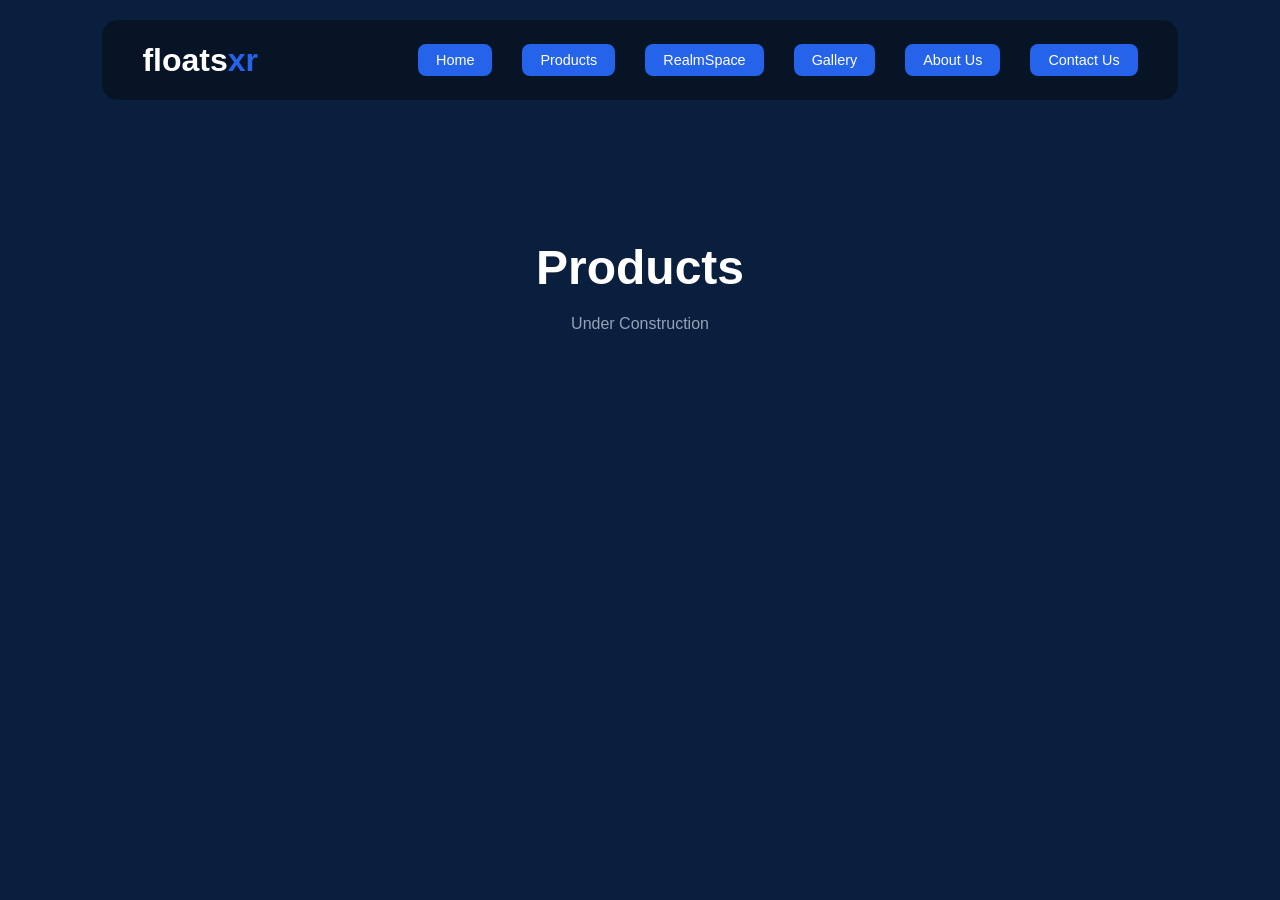
<file: product.html>
<!DOCTYPE html>
<html lang="en">
<head>
    <meta charset="UTF-8">
    <meta name="viewport" content="width=device-width, initial-scale=1.0">
    <title>Products - FloatsXR</title>
    <link rel="stylesheet" href="style.css">
</head>
<body>

<header class="navbar">
    <div class="nav-inner">
        <div class="logo">
            floats<span>xr</span>
        </div>
        <nav>
            <a href="index.html">Home</a>
            <a href="products.html">Products</a>
            <a href="realmspace.html">RealmSpace</a>
            <a href="gallery.html">Gallery</a>
            <a href="about.html">About Us</a>
            <a href="contact.html">Contact Us</a>
        </nav>
    </div>
</header>

<section style="text-align:center;padding-top:120px;">
    <h1 style="font-size:3rem;">Products</h1>
    <p style="color:#94a3b8;margin-top:20px;">Under Construction</p>
</section>

</body>
</html>
</file>
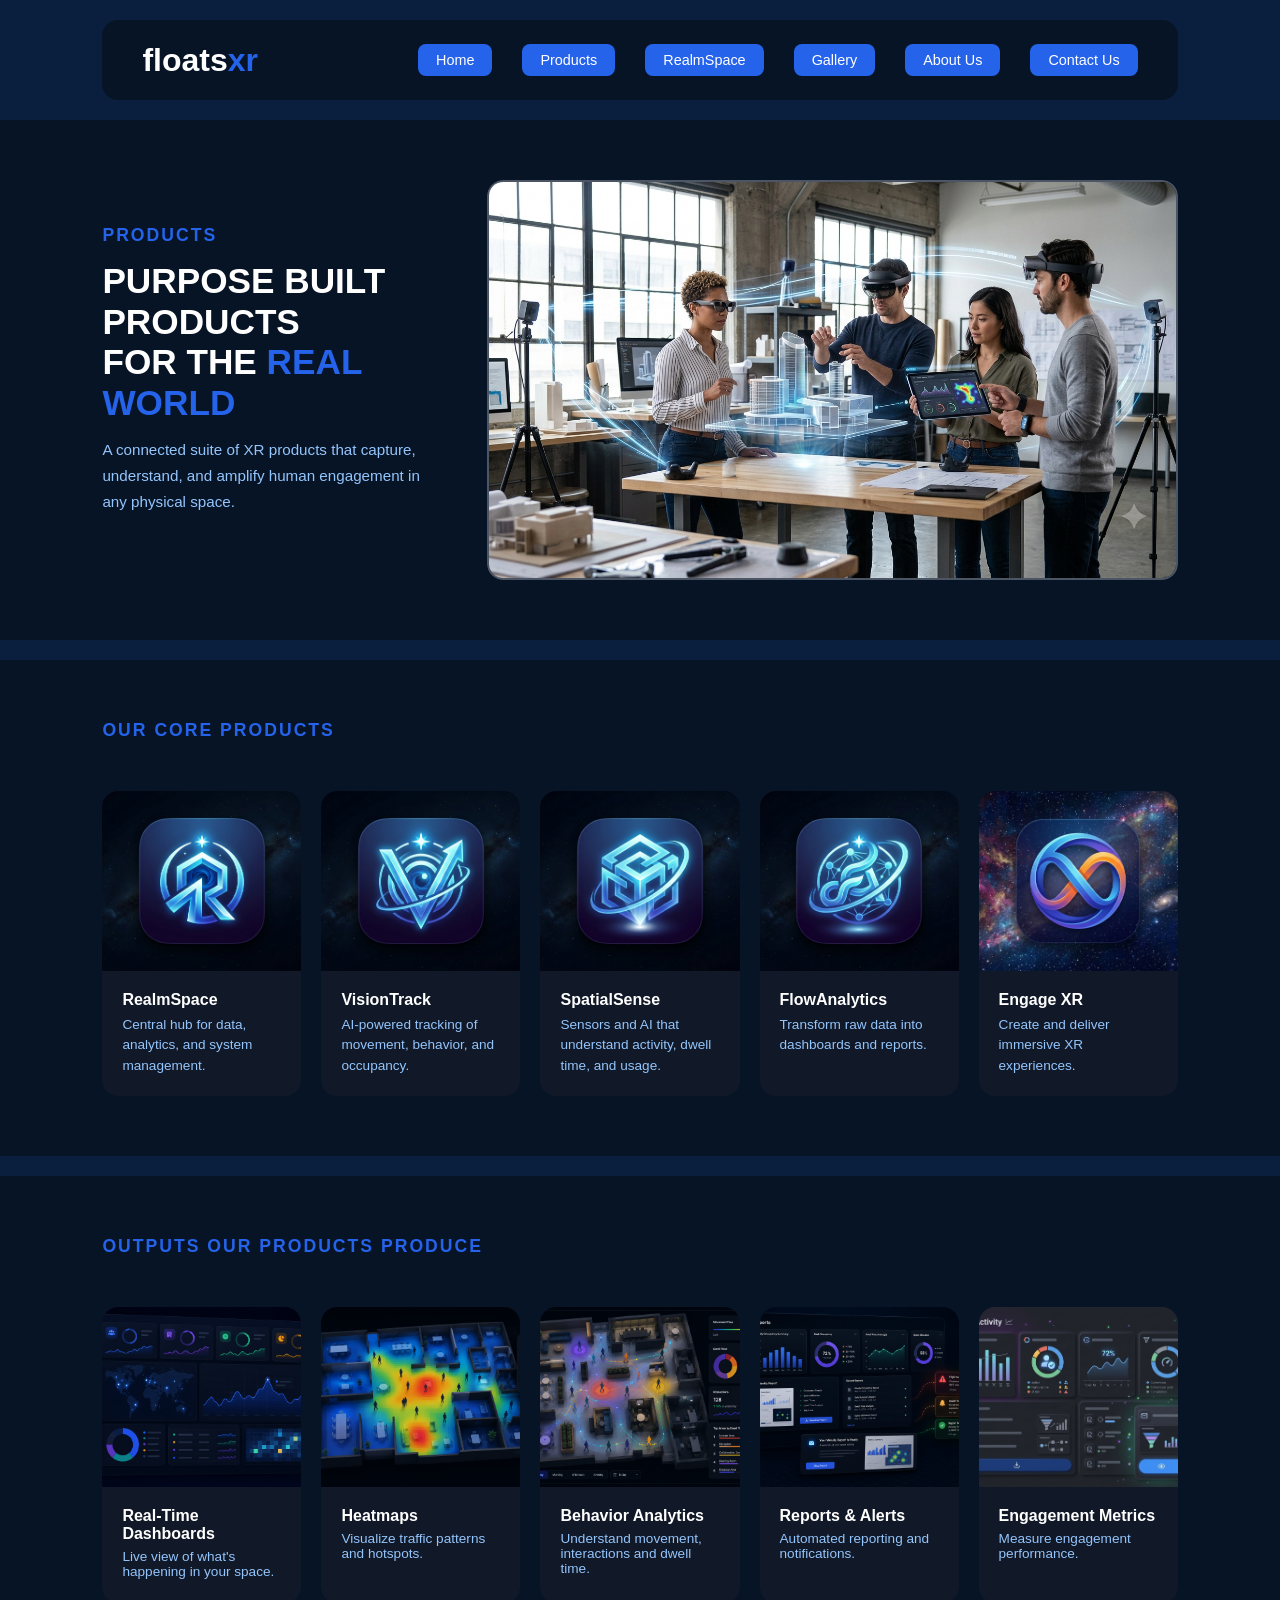
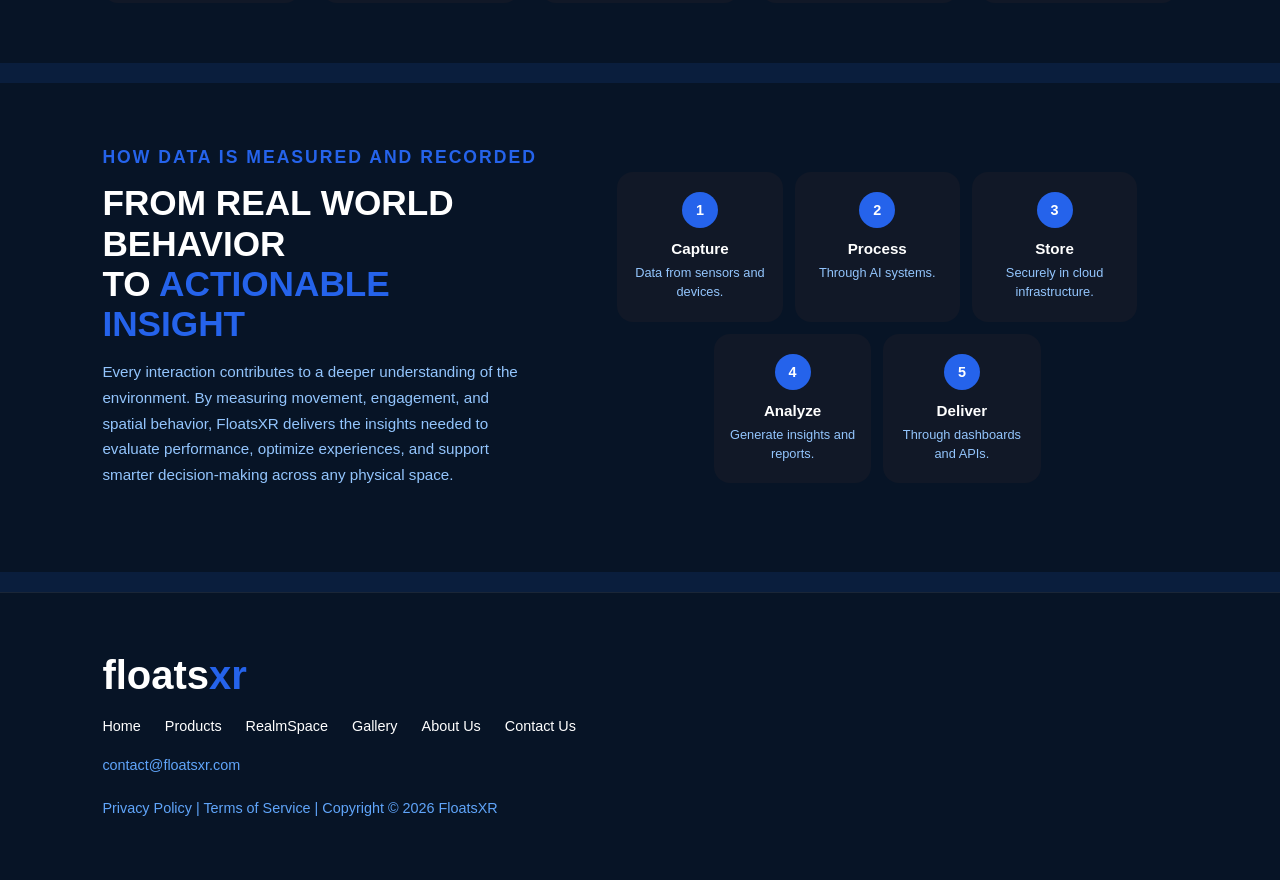
<file: products.html>
<!DOCTYPE html>
<html lang="en">
<head>
    <meta charset="UTF-8">
    <meta name="viewport" content="width=device-width, initial-scale=1.0">
    <title>Products - FloatsXR</title>
    <link rel="stylesheet" href="style.css">
</head>
<body>

<header class="navbar">
    <div class="nav-inner">
        <div class="logo">
            floats<span>xr</span>
        </div>
        <nav>
            <a href="index.html">Home</a>
            <a href="products.html">Products</a>
            <a href="realmspace.html">RealmSpace</a>
            <a href="gallery.html">Gallery</a>
            <a href="about.html">About Us</a>
            <a href="contact.html">Contact Us</a>
        </nav>
    </div>
</header>

<section class="hero-section">

    <div class="hero-inner">

        <div class="hero-text">

            <p class="section-label">PRODUCTS</p>

            <h1>
                PURPOSE BUILT PRODUCTS<br>
                FOR THE <span>REAL WORLD</span>
            </h1>

            <p>
                A connected suite of XR products that capture, understand,
                and amplify human engagement in any physical space.
            </p>

        </div>

        <div class="hero-visual">
            <div class="hero-image">
                 <img src="image6.png" alt="">
            </div>
        </div>

    </div>

</section>

<section class="hero-section">

    <div class="hero-inner" style="display:flex;flex-direction:column;padding:60px 8%;">

        <p class="section-label" style="align-self:flex-start;">OUR CORE PRODUCTS</p>

        <div class="product-grid">

            <div class="product-card">
                <img src="image7.png" alt="">
                <div class="product-card-content">
                    <h3>RealmSpace</h3>
                    <span>Central hub for data, analytics, and system management.</span>
                </div>
            </div>

            <div class="product-card">
                <img src="image8.png" alt="">
                <div class="product-card-content">
                    <h3>VisionTrack</h3>
                    <span>AI-powered tracking of movement, behavior, and occupancy.</span>
                </div>
            </div>

            <div class="product-card">
                <img src="image9.png" alt="">
                <div class="product-card-content">
                    <h3>SpatialSense</h3>
                    <span>Sensors and AI that understand activity, dwell time, and usage.</span>
                </div>
            </div>

            <div class="product-card">
                <img src="image10.png" alt="">
                <div class="product-card-content">
                    <h3>FlowAnalytics</h3>
                    <span>Transform raw data into dashboards and reports.</span>
                </div>
            </div>

            <div class="product-card">
                <img src="image11.png" alt="">
                <div class="product-card-content">
                    <h3>Engage XR</h3>
                    <span>Create and deliver immersive XR experiences.</span>
                </div>
            </div>

        </div>

    </div>

</section>

<section class="hero-section">

    <div class="hero-inner" style="display:flex;flex-direction:column;padding:60px 8%;">

        <p class="section-label" style="align-self:flex-start;">OUTPUTS OUR PRODUCTS PRODUCE</p>

        <div class="product-grid">

            <div class="product-card">
                <img src="image12.png" alt="">
                <div class="product-card-content">
                    <h3>Real-Time Dashboards</h3>
                    <p>Live view of what's happening in your space.</p>
                </div>
            </div>

            <div class="product-card">
                <img src="image13.png" alt="">
                <div class="product-card-content">
                    <h3>Heatmaps</h3>
                    <p>Visualize traffic patterns and hotspots.</p>
                </div>
            </div>

            <div class="product-card">
                <img src="image14.png" alt="">
                <div class="product-card-content">
                    <h3>Behavior Analytics</h3>
                    <p>Understand movement, interactions and dwell time.</p>
                </div>
            </div>

            <div class="product-card">
                <img src="image15.png" alt="">
                <div class="product-card-content">
                    <h3>Reports & Alerts</h3>
                    <p>Automated reporting and notifications.</p>
                </div>
            </div>

            <div class="product-card">
                <img src="image16.png" alt="">
                <div class="product-card-content">
                    <h3>Engagement Metrics</h3>
                    <p>Measure engagement performance.</p>
                </div>
            </div>

        </div>

    </div>

</section>

<section class="hero-section">

    <div class="hero-inner">

        <div class="hero-text">

            <p class="section-label">HOW DATA IS MEASURED AND RECORDED</p>

            <h1>
                FROM REAL WORLD BEHAVIOR<br>
                TO <span style="color:#2563eb;">ACTIONABLE INSIGHT</span>
            </h1>

            <p>
                Every interaction contributes to a deeper understanding of the
                environment. By measuring movement, engagement, and spatial
                behavior, FloatsXR delivers the insights needed to evaluate
                performance, optimize experiences, and support smarter
                decision-making across any physical space.
            </p>

        </div>

        <div class="hero-visual" style="display:block;">

            <div class="process-steps">
                <div class="process-step">
                    <div class="process-num">1</div>
                    <strong>Capture</strong>
                    <p>Data from sensors and devices.</p>
                </div>
                <div class="process-step">
                    <div class="process-num">2</div>
                    <strong>Process</strong>
                    <p>Through AI systems.</p>
                </div>
                <div class="process-step">
                    <div class="process-num">3</div>
                    <strong>Store</strong>
                    <p>Securely in cloud infrastructure.</p>
                </div>
                <div class="process-steps-row2">
                    <div class="process-step">
                        <div class="process-num">4</div>
                        <strong>Analyze</strong>
                        <p>Generate insights and reports.</p>
                    </div>
                    <div class="process-step">
                        <div class="process-num">5</div>
                        <strong>Deliver</strong>
                        <p>Through dashboards and APIs.</p>
                    </div>
                </div>
            </div>

        </div>

    </div>

</section>

<footer class="footer">

    <div class="footer-content">

        <div class="logo footer-logo">
            floats<span>xr</span>
        </div>

        <nav class="footer-nav">
            <a href="index.html">Home</a>
            <a href="products.html">Products</a>
            <a href="realmspace.html">RealmSpace</a>
            <a href="gallery.html">Gallery</a>
            <a href="about.html">About Us</a>
            <a href="contact.html">Contact Us</a>
        </nav>

        <p class="footer-text">
            contact@floatsxr.com
        </p>

        <p class="footer-text">
            Privacy Policy | Terms of Service | Copyright &copy; 2026 FloatsXR
        </p>

    </div>

</footer>

</body>
</html>
</file>
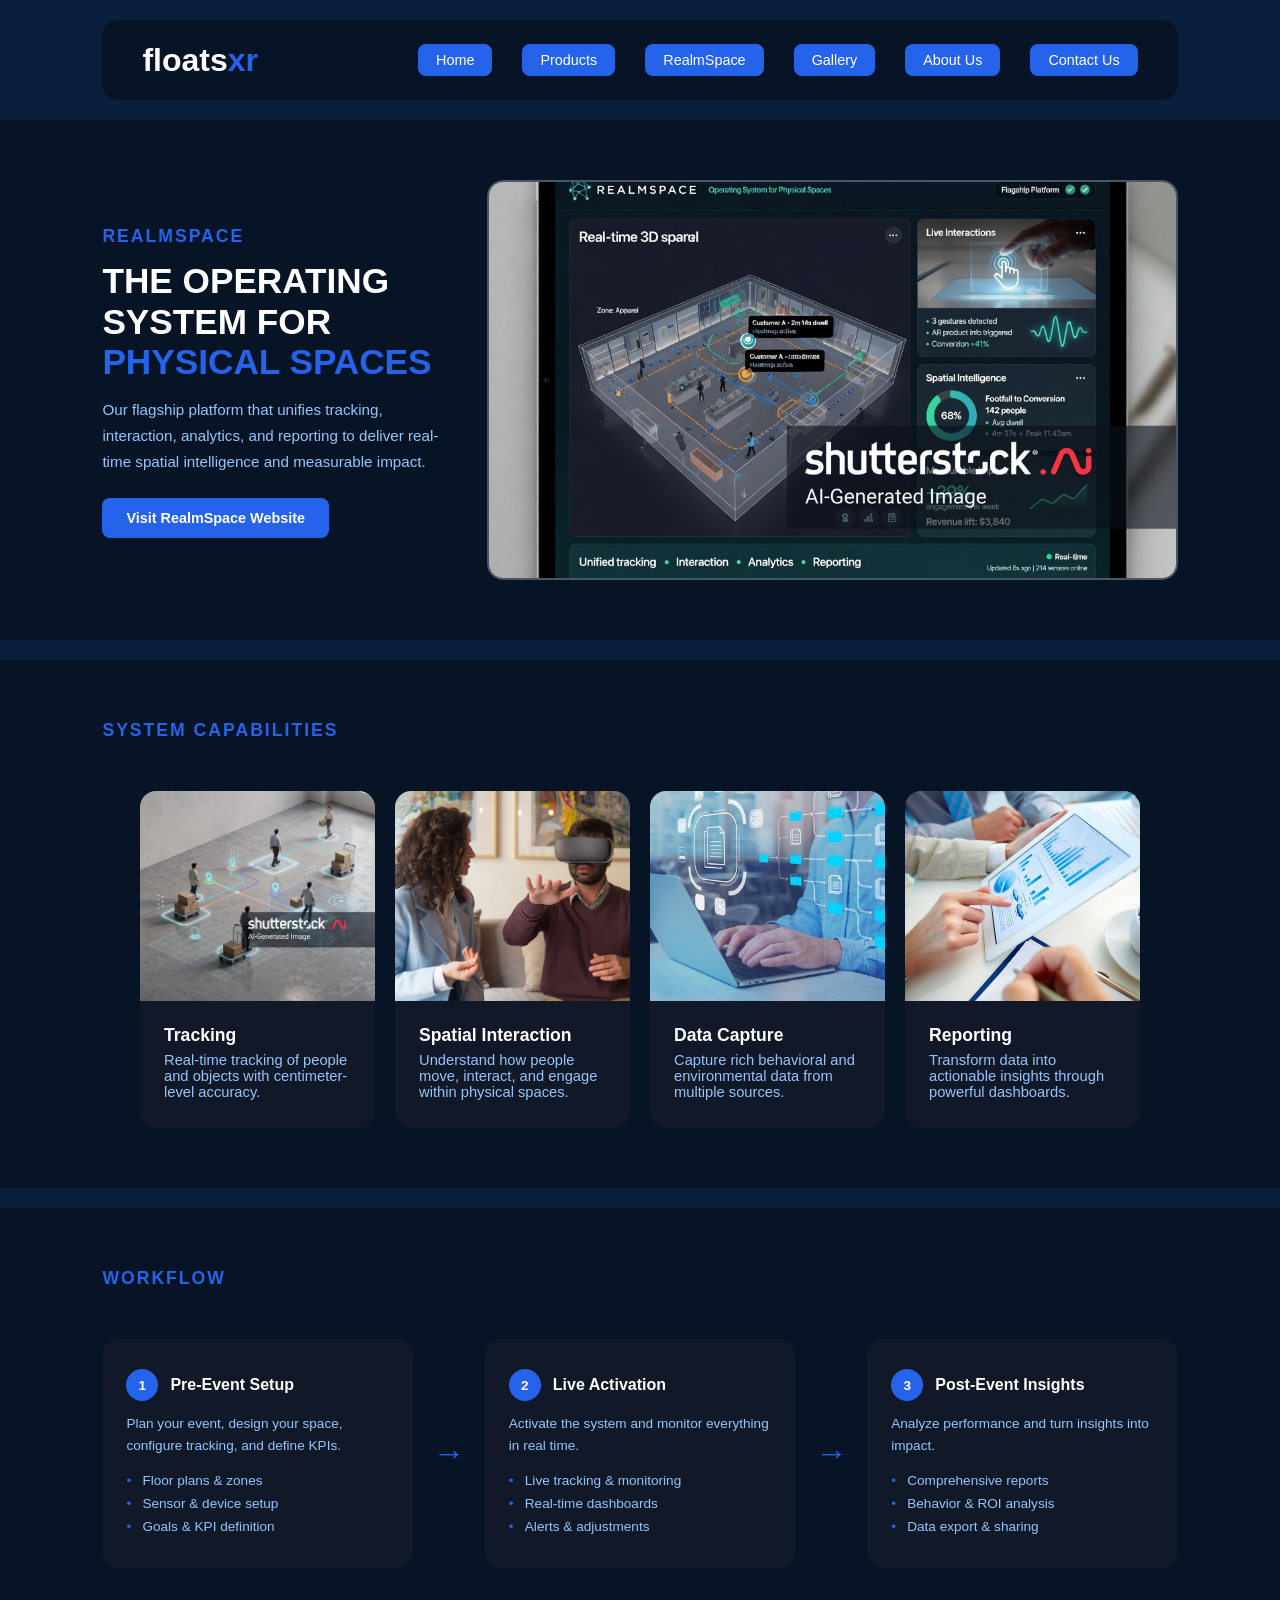
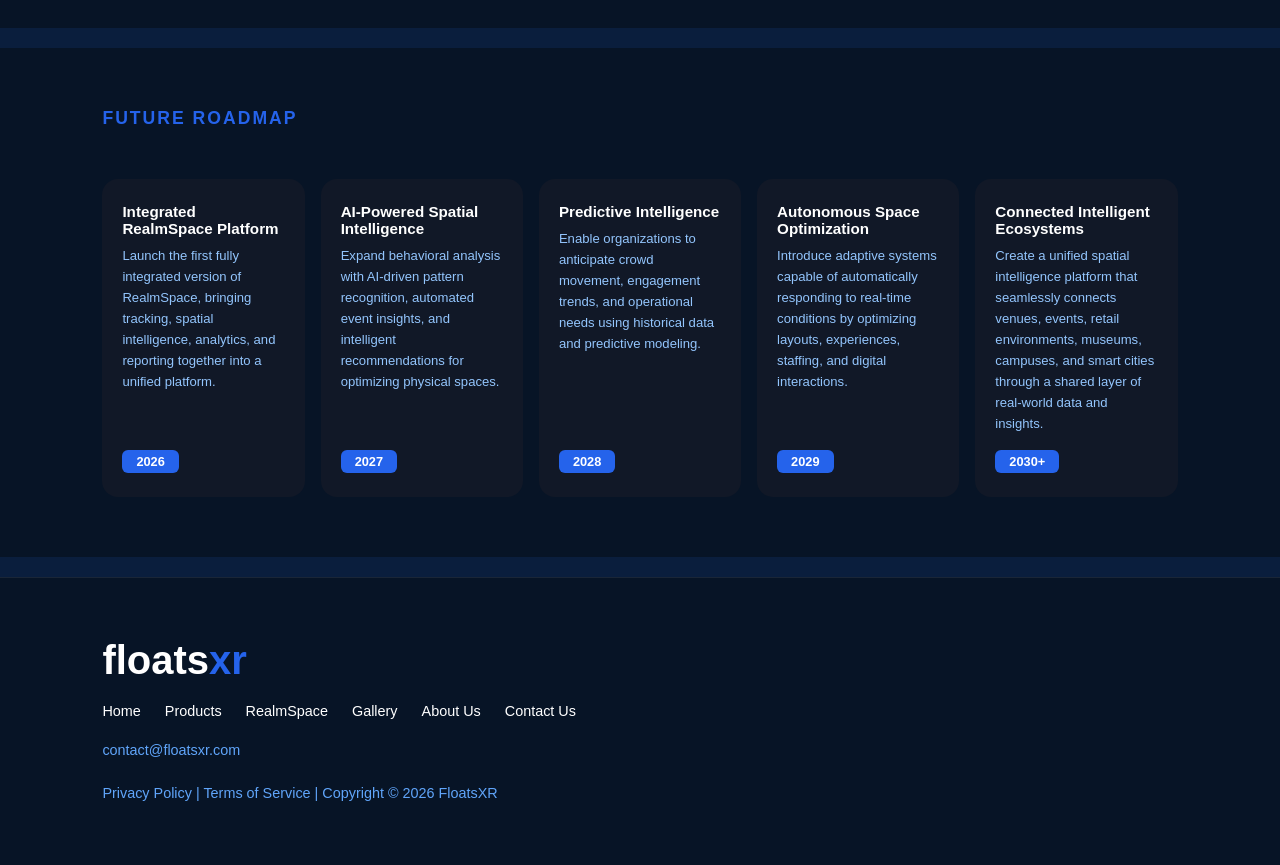
<file: realmspace.html>
<!DOCTYPE html>
<html lang="en">
<head>
    <meta charset="UTF-8">
    <meta name="viewport" content="width=device-width, initial-scale=1.0">
    <title>RealmSpace - FloatsXR</title>
    <link rel="stylesheet" href="style.css">
</head>
<body>

<header class="navbar">
    <div class="nav-inner">
        <div class="logo">
            floats<span>xr</span>
        </div>
        <nav>
            <a href="index.html">Home</a>
            <a href="products.html">Products</a>
            <a href="realmspace.html">RealmSpace</a>
            <a href="gallery.html">Gallery</a>
            <a href="about.html">About Us</a>
            <a href="contact.html">Contact Us</a>
        </nav>
    </div>
</header>

<section class="hero-section">

    <div class="hero-inner">

        <div class="hero-text">

            <p class="section-label">REALMSPACE</p>

            <h1>
                THE OPERATING SYSTEM FOR<br>
                <span style="color:#2563eb;">PHYSICAL SPACES</span>
            </h1>

            <p>
                Our flagship platform that unifies tracking, interaction,
                analytics, and reporting to deliver real-time spatial
                intelligence and measurable impact.
            </p>

            <div class="hero-actions">
                <a href="https://realmspace.floatsanywhere.com/" class="btn-primary">Visit RealmSpace Website</a>
            </div>

        </div>

        <div class="hero-visual">
            <div class="hero-image">
                 <img src="image17.png" alt="">
            </div>
        </div>

    </div>

</section>

<section class="hero-section">

    <div class="hero-inner" style="display:flex;flex-direction:column;padding:60px 8%;">

        <p class="section-label" style="align-self:flex-start;">SYSTEM CAPABILITIES</p>

        <div class="product-grid system-grid">

            <div class="product-card">
                <img src="image18.png" alt="">
                <div class="product-card-content">
                    <h3>Tracking</h3>
                    <p>Real-time tracking of people and objects with centimeter-level accuracy.</p>
                </div>
            </div>

            <div class="product-card">
                <img src="image19.png" alt="">
                <div class="product-card-content">
                    <h3>Spatial Interaction</h3>
                    <p>Understand how people move, interact, and engage within physical spaces.</p>
                </div>
            </div>

            <div class="product-card">
                <img src="image20.png" alt="">
                <div class="product-card-content">
                    <h3>Data Capture</h3>
                    <p>Capture rich behavioral and environmental data from multiple sources.</p>
                </div>
            </div>

            <div class="product-card">
                <img src="image21.png" alt="">
                <div class="product-card-content">
                    <h3>Reporting</h3>
                    <p>Transform data into actionable insights through powerful dashboards.</p>
                </div>
            </div>

        </div>

    </div>

</section>

<section class="hero-section">

    <div class="hero-inner" style="display:flex;flex-direction:column;padding:60px 8%;">

        <p class="section-label" style="align-self:flex-start;">WORKFLOW</p>

        <div class="workflow-grid">

            <div class="workflow-step">
                <div class="workflow-header">
                    <div class="workflow-num">1</div>
                    <h3>Pre-Event Setup</h3>
                </div>
                <p>Plan your event, design your space, configure tracking, and define KPIs.</p>
                <ul>
                    <li>Floor plans &amp; zones</li>
                    <li>Sensor &amp; device setup</li>
                    <li>Goals &amp; KPI definition</li>
                </ul>
            </div>

            <div class="workflow-arrow">&rarr;</div>

            <div class="workflow-step">
                <div class="workflow-header">
                    <div class="workflow-num">2</div>
                    <h3>Live Activation</h3>
                </div>
                <p>Activate the system and monitor everything in real time.</p>
                <ul>
                    <li>Live tracking &amp; monitoring</li>
                    <li>Real-time dashboards</li>
                    <li>Alerts &amp; adjustments</li>
                </ul>
            </div>

            <div class="workflow-arrow">&rarr;</div>

            <div class="workflow-step">
                <div class="workflow-header">
                    <div class="workflow-num">3</div>
                    <h3>Post-Event Insights</h3>
                </div>
                <p>Analyze performance and turn insights into impact.</p>
                <ul>
                    <li>Comprehensive reports</li>
                    <li>Behavior &amp; ROI analysis</li>
                    <li>Data export &amp; sharing</li>
                </ul>
            </div>

        </div>

    </div>

</section>

<section class="hero-section">

    <div class="hero-inner" style="display:flex;flex-direction:column;padding:60px 8%;">

        <p class="section-label" style="align-self:flex-start;">FUTURE ROADMAP</p>

        <div class="roadmap-cards">

            <div class="roadmap-card">
                <div class="roadmap-text">
                    <strong>Integrated RealmSpace Platform</strong>
                    <p>Launch the first fully integrated version of RealmSpace, bringing tracking, spatial intelligence, analytics, and reporting together into a unified platform.</p>
                </div>
                <div class="roadmap-year">2026</div>
            </div>

            <div class="roadmap-card">
                <div class="roadmap-text">
                    <strong>AI-Powered Spatial Intelligence</strong>
                    <p>Expand behavioral analysis with AI-driven pattern recognition, automated event insights, and intelligent recommendations for optimizing physical spaces.</p>
                </div>
                <div class="roadmap-year">2027</div>
            </div>

            <div class="roadmap-card">
                <div class="roadmap-text">
                    <strong>Predictive Intelligence</strong>
                    <p>Enable organizations to anticipate crowd movement, engagement trends, and operational needs using historical data and predictive modeling.</p>
                </div>
                <div class="roadmap-year">2028</div>
            </div>

            <div class="roadmap-card">
                <div class="roadmap-text">
                    <strong>Autonomous Space Optimization</strong>
                    <p>Introduce adaptive systems capable of automatically responding to real-time conditions by optimizing layouts, experiences, staffing, and digital interactions.</p>
                </div>
                <div class="roadmap-year">2029</div>
            </div>

            <div class="roadmap-card">
                <div class="roadmap-text">
                    <strong>Connected Intelligent Ecosystems</strong>
                    <p>Create a unified spatial intelligence platform that seamlessly connects venues, events, retail environments, museums, campuses, and smart cities through a shared layer of real-world data and insights.</p>
                </div>
                <div class="roadmap-year">2030+</div>
            </div>

        </div>

    </div>

</section>

<footer class="footer">

    <div class="footer-content">

        <div class="logo footer-logo">
            floats<span>xr</span>
        </div>

        <nav class="footer-nav">
            <a href="index.html">Home</a>
            <a href="products.html">Products</a>
            <a href="realmspace.html">RealmSpace</a>
            <a href="gallery.html">Gallery</a>
            <a href="about.html">About Us</a>
            <a href="contact.html">Contact Us</a>
        </nav>

        <p class="footer-text">
            contact@floatsxr.com
        </p>

        <p class="footer-text">
            Privacy Policy | Terms of Service | Copyright &copy; 2026 FloatsXR
        </p>

    </div>

</footer>

</body>
</html>
</file>
<file: style.css>
*{
    margin:0;
    padding:0;
    box-sizing:border-box;
}

body{
    background:#0a1e3d;
    color:white;
    font-family:Arial, Helvetica, sans-serif;
}

section{
    padding:100px 8%;
}

/* NAVBAR */

.navbar{
    padding:20px 8%;
}

.nav-inner{
    max-width:1400px;
    margin:0 auto;
    height:80px;
    display:flex;
    justify-content:space-between;
    align-items:center;
    padding:0 40px;
    background:#071426;
    border-radius:16px;
}

.logo{
    font-size:2rem;
    font-weight:bold;
    color:#fff;
}

.logo span{
    color:#2563eb;
}

nav{
    display:flex;
    gap:30px;
}

nav a{
    text-decoration:none;
    color:#fff;
    font-size:.9rem;
    padding:8px 18px;
    background:#2563eb;
    border-radius:8px;
    transition:.3s;
}

nav a:hover{
    background:#1d4ed8;
}

.section-label,
.hero-text .section-label{
    color:#2563eb;
    letter-spacing:2px;
    font-size:1.1rem;
    margin-bottom:10px;
    font-weight:700;
    white-space:nowrap;
}

/* HERO */

.hero-section{
    padding:0;
}

.hero-section + .hero-section{
    margin-top:20px;
}

.hero-inner{
    display:grid;
    grid-template-columns:1fr 2fr;
    gap:40px;
    align-items:center;
    padding:60px 8%;
    background:#071426;
}

.hero-text h1{
    font-size:2.2rem;
    line-height:1.15;
    margin-bottom:14px;
}

.hero-text h1 span{
    color:#2563eb;
}

.hero-text p{
    color:#93c5fd;
    line-height:1.7;
    margin-bottom:24px;
    max-width:480px;
    font-size:.95rem;
}

.hero-actions{
    display:flex;
    gap:12px;
}

.btn-primary,
.btn-secondary{
    display:inline-block;
    background:#2563eb;
    color:#fff;
    text-decoration:none;
    padding:12px 24px;
    border-radius:8px;
    font-weight:600;
    font-size:.9rem;
    transition:.3s;
}

.btn-primary:hover,
.btn-secondary:hover{
    background:#1d4ed8;
}

.hero-visual{
    display:flex;
    justify-content:center;
    align-items:center;
}

.hero-image{
    width:100%;
    max-width:800px;
    height:400px;
    border-radius:16px;
    overflow:hidden;
}

.hero-image img{
    width:100%;
    height:100%;
    object-fit:cover;
    border:2px solid #4b5563;
    border-radius:16px;
    display:block;
}

/* CAPABILITIES - SLANTED */

.slanted-row{
    display:flex;
    width:100%;
    justify-content:center;
    margin:-10px 0;
    padding-right:60px;
}

.slanted-card{
    flex:1;
    max-width:600px;
    transform:skewX(-6deg);
    border-radius:20px;
    transition:all .4s ease;
    cursor:pointer;
    margin-left:-60px;
    position:relative;
    z-index:1;
    overflow:hidden;
}

.slanted-card img{
    position:absolute;
    inset:0;
    width:100%;
    height:100%;
    object-fit:cover;
    z-index:0;
    display:block;
}

.slanted-card::after{
    content:'';
    position:absolute;
    inset:0;
    background:rgba(7,20,38,0);
    z-index:1;
    transition:.4s;
}

.slanted-card:first-child{
    margin-left:0;
}

.slanted-card:hover{
    flex:2;
    max-width:700px;
    z-index:10;
}

.slanted-card:not(:hover){
    flex:.7;
    max-width:300px;
}

.slanted-inner{
    padding:80px 50px 80px 80px;
    min-height:450px;
    display:flex;
    flex-direction:column;
    align-items:center;
    justify-content:center;
    text-align:center;
    position:relative;
    z-index:2;
    transform:skewX(6deg);
    gap:12px;
}

.slanted-inner h3{
    font-size:1.1rem;
    margin-bottom:20px;
    color:#fff;
}

.slanted-inner p{
    color:#93c5fd;
    font-size:.9rem;
    line-height:1.7;
    max-width:260px;
}

/* WHY CHOOSE */

.why-list{
    display:grid;
    grid-template-columns:1fr 1fr;
    gap:16px;
}

.why-item{
    display:flex;
    gap:12px;
    align-items:flex-start;
    background:#111827;
    border-radius:16px;
    padding:20px;
}

.why-num{
    font-size:2.5rem;
    font-weight:700;
    line-height:1;
    flex-shrink:0;
    min-width:40px;
    color:#2563eb;
}

.why-item-content strong{
    display:block;
    color:#fff;
    font-size:1rem;
    margin-bottom:4px;
}

.why-item-content p{
    color:#93c5fd;
    font-size:.85rem;
    line-height:1.6;
}

/* PRODUCT GRID */

.product-grid{
    display:grid;
    grid-template-columns:repeat(5,1fr);
    gap:20px;
    width:100%;
}

.product-card{
    background:#111827;
    border-radius:16px;
    overflow:hidden;
    position:relative;
    transition:.3s;
}

.product-card img{
    width:100%;
    height:180px;
    object-fit:cover;
    display:block;
}

.product-card-content{
    padding:20px;
}

.product-card-content h3{
    color:#fff;
    font-size:1rem;
    margin-bottom:6px;
}

.product-card-content p{
    color:#93c5fd;
    font-size:.85rem;
    margin-bottom:4px;
}

.product-card-content span{
    color:#93c5fd;
    font-size:.85rem;
    line-height:1.5;
    display:block;
}

/* PROCESS STEPS */

.process-steps{
    display:grid;
    grid-template-columns:repeat(3,1fr);
    gap:12px;
    max-width:520px;
    margin:0 auto;
}

.process-step{
    background:#111827;
    border-radius:16px;
    padding:20px 12px;
    text-align:center;
}

.process-step:nth-child(1){grid-column:1;grid-row:1;}
.process-step:nth-child(2){grid-column:2;grid-row:1;}
.process-step:nth-child(3){grid-column:3;grid-row:1;}

.process-steps-row2{
    grid-column:1/-1;
    display:flex;
    justify-content:center;
    gap:12px;
}

.process-steps-row2 .process-step{
    flex:0 0 auto;
    width:calc(33.333% - 16px);
    max-width:165px;
}

.process-num{
    width:36px;
    height:36px;
    background:#2563eb;
    color:#fff;
    border-radius:50%;
    display:flex;
    justify-content:center;
    align-items:center;
    font-weight:700;
    font-size:.9rem;
    margin:0 auto 12px;
}

.process-step strong{
    display:block;
    color:#fff;
    font-size:.95rem;
    margin-bottom:6px;
}

.process-step p{
    color:#93c5fd;
    font-size:.8rem;
    line-height:1.5;
}

/* WORKFLOW */

.workflow-grid{
    display:flex;
    align-items:center;
    gap:20px;
    width:100%;
}

.workflow-step{
    background:#111827;
    border-radius:16px;
    padding:30px 24px;
    flex:1;
}

.workflow-header{
    display:flex;
    align-items:center;
    gap:12px;
    margin-bottom:12px;
}

.workflow-num{
    width:32px;
    height:32px;
    background:#2563eb;
    color:#fff;
    border-radius:50%;
    display:flex;
    justify-content:center;
    align-items:center;
    font-weight:700;
    font-size:.85rem;
    flex-shrink:0;
}

.workflow-header h3{
    color:#fff;
    font-size:1rem;
}

.workflow-step p{
    color:#93c5fd;
    font-size:.85rem;
    line-height:1.6;
    margin-bottom:12px;
}

.workflow-step ul{
    list-style:none;
    padding:0;
}

.workflow-step li{
    color:#93c5fd;
    font-size:.85rem;
    padding:4px 0;
    position:relative;
    padding-left:16px;
}

.workflow-step li::before{
    content:'•';
    color:#2563eb;
    position:absolute;
    left:0;
}

.workflow-arrow{
    font-size:2rem;
    color:#2563eb;
    flex-shrink:0;
}

/* ROADMAP CARDS */

.roadmap-cards{
    display:grid;
    grid-template-columns:repeat(5,1fr);
    gap:16px;
    width:100%;
}

.roadmap-card{
    background:#111827;
    border-radius:16px;
    padding:24px 20px;
    display:flex;
    flex-direction:column;
    justify-content:space-between;
    min-height:280px;
}

.roadmap-text strong{
    color:#fff;
    font-size:.95rem;
    display:block;
    margin-bottom:8px;
}

.roadmap-text p{
    color:#93c5fd;
    font-size:.82rem;
    line-height:1.6;
    margin:0;
}

.roadmap-year{
    background:#2563eb;
    color:#fff;
    padding:4px 14px;
    border-radius:6px;
    font-size:.8rem;
    font-weight:600;
    display:inline-block;
    align-self:flex-start;
    margin-top:16px;
}

.roadmap-list{
    display:flex;
    flex-direction:column;
    gap:12px;
    width:100%;
}

.roadmap-item{
    background:#111827;
    border-radius:12px;
    padding:20px 24px;
    display:flex;
    align-items:center;
    gap:20px;
}

.roadmap-phase{
    background:#2563eb;
    color:#fff;
    padding:4px 14px;
    border-radius:6px;
    font-size:.8rem;
    font-weight:600;
    flex-shrink:0;
}

.roadmap-item strong{
    color:#fff;
    font-size:.95rem;
}

/* SYSTEM GRID */

.system-grid{
    grid-template-columns:repeat(4,1fr);
    max-width:1000px;
    margin:0 auto;
}

.system-grid .product-card img{
    height:210px;
}

.system-grid .product-card-content{
    padding:24px;
}

.system-grid .product-card-content h3{
    font-size:1.1rem;
}

.system-grid .product-card-content p{
    font-size:.92rem;
}

/* STATS */

.stats-grid{
    display:grid;
    grid-template-columns:1fr 1fr;
    gap:16px;
}

.stat-card{
    background:#111827;
    border-radius:16px;
    padding:24px 20px;
    text-align:center;
}

.stat-number{
    font-size:3rem;
    font-weight:700;
    color:#2563eb;
    margin-bottom:6px;
}

.stat-label{
    color:#93c5fd;
    font-size:1.1rem;
    white-space:nowrap;
}

/* GALLERY GRID */

.gallery-grid{
    display:grid;
    grid-template-columns:repeat(5,1fr);
    gap:16px;
    width:100%;
}

.gallery-card{
    background:#111827;
    border-radius:12px;
    overflow:hidden;
}

.gallery-media{
    position:relative;
    height:180px;
    overflow:hidden;
}

.gallery-media img{
    width:100%;
    height:100%;
    object-fit:cover;
    display:block;
}

.play-btn{
    position:absolute;
    inset:0;
    display:flex;
    justify-content:center;
    align-items:center;
    background:rgba(0,0,0,.5);
    color:#fff;
    font-size:.8rem;
    font-weight:600;
    letter-spacing:1px;
    cursor:pointer;
    transition:.3s;
}

.play-btn:hover{
    background:rgba(37,99,235,.7);
}

.gallery-card-info{
    padding:14px;
}

.gallery-card-info strong{
    display:block;
    color:#fff;
    font-size:.85rem;
    margin-bottom:2px;
}

.gallery-card-info span{
    color:#93c5fd;
    font-size:.8rem;
}

/* GALLERY SLIDER */

.gallery-slider-wrap{
    overflow:hidden;
    width:100%;
    position:relative;
}

.gallery-slider{
    display:flex;
    transition:transform .4s ease;
}

.gallery-slide{
    display:grid;
    grid-template-columns:repeat(5,1fr);
    gap:16px;
    flex:0 0 100%;
}

.gallery-slide .gallery-card{
    background:#111827;
    border-radius:12px;
    overflow:hidden;
}

.gallery-slide .gallery-card-info strong{
    display:block;
    color:#fff;
    font-size:.85rem;
    margin-bottom:2px;
}

.gallery-slide .gallery-card-info span{
    color:#93c5fd;
    font-size:.8rem;
}

/* FILTER BAR */

.filter-bar{
    display:flex;
    flex-wrap:wrap;
    gap:10px;
    margin-bottom:20px;
    width:100%;
}

.filter-btn{
    text-decoration:none;
    color:#93c5fd;
    background:#111827;
    padding:8px 18px;
    border-radius:8px;
    font-size:.85rem;
    transition:.3s;
}

.filter-btn.active,
.filter-btn:hover{
    background:#2563eb;
    color:#fff;
}

/* BLOG GRID */

.blog-grid{
    display:grid;
    grid-template-columns:repeat(3,1fr);
    gap:20px;
    width:100%;
}

.blog-card{
    background:#111827;
    border-radius:16px;
    overflow:hidden;
}

.blog-card img{
    width:100%;
    height:200px;
    object-fit:cover;
    display:block;
}

.blog-content{
    padding:20px;
}

.blog-content h3{
    color:#fff;
    font-size:1rem;
    margin-bottom:8px;
}

.blog-content p{
    color:#93c5fd;
    font-size:.85rem;
    line-height:1.6;
    margin-bottom:16px;
}

.read-more{
    display:inline-block;
    background:#2563eb;
    color:#fff;
    text-decoration:none;
    padding:8px 20px;
    border-radius:8px;
    font-size:.85rem;
    font-weight:600;
    transition:.3s;
}

.read-more:hover{
    background:#1d4ed8;
}

/* VALUES */

.values-list{
    display:grid;
    grid-template-columns:1fr 1fr;
    gap:18px;
}

.value-card{
    background:#111827;
    border-radius:16px;
    padding:30px 24px;
}

.value-card h3{
    color:#fff;
    font-size:1.1rem;
    margin-bottom:10px;
}

.value-card p{
    color:#93c5fd;
    font-size:.9rem;
    line-height:1.6;
}

/* TIMELINE */

.timeline{
    width:100%;
}

.timeline-bar{
    display:flex;
    justify-content:space-between;
    padding:20px 0;
    border-bottom:2px solid #2563eb;
    margin-bottom:30px;
}

.timeline-date{
    display:flex;
    flex-direction:column;
    align-items:center;
    gap:8px;
}

.timeline-date img{
    width:60px;
    height:60px;
    border-radius:50%;
    object-fit:cover;
    display:block;
}

.timeline-bar span{
    color:#2563eb;
    font-weight:700;
    font-size:.9rem;
}

.timeline-items{
    display:grid;
    grid-template-columns:repeat(5,1fr);
    gap:16px;
}

.timeline-item{
    background:#111827;
    border-radius:12px;
    padding:20px;
}

.timeline-item h3{
    color:#fff;
    font-size:.95rem;
    margin-bottom:8px;
}

.timeline-item p{
    color:#93c5fd;
    font-size:.8rem;
    line-height:1.5;
}

/* PARTNERS */

.partners-grid{
    display:grid;
    grid-template-columns:repeat(5,1fr);
    gap:16px;
    width:100%;
}

.partners-grid img{
    width:100%;
    height:50px;
    object-fit:contain;
    background:#111827;
    border-radius:10px;
    padding:10px;
    opacity:.7;
    transition:opacity .3s;
}

.partners-grid img:hover{
    opacity:1;
}

/* TEAM */

.team-grid{
    display:grid;
    grid-template-columns:repeat(4,1fr);
    gap:16px;
    width:100%;
}

.team-card{
    background:#111827;
    border-radius:12px;
    overflow:hidden;
    text-align:center;
}

.team-card img{
    width:100%;
    height:150px;
    object-fit:cover;
    object-position:center 20%;
    display:block;
}

.team-card strong{
    display:block;
    color:#fff;
    font-size:.85rem;
    padding:12px 12px 4px;
}

.team-bio{
    color:#93c5fd;
    font-size:.75rem;
    padding:0 12px 12px;
    margin:0;
    line-height:1.4;
}

/* SERVICES */

.services-grid{
    display:grid;
    grid-template-columns:repeat(4,1fr);
    gap:16px;
    width:100%;
}

.service-card{
    background:#111827;
    border-radius:16px;
    padding:30px 24px;
    text-align:center;
}

.service-icon{
    width:48px;
    height:48px;
    background:#2563eb;
    border-radius:50%;
    display:flex;
    justify-content:center;
    align-items:center;
    margin:0 auto 16px;
    overflow:hidden;
}

.service-icon img{
    width:100%;
    height:100%;
    object-fit:cover;
    display:block;
}

.service-card h3{
    color:#fff;
    font-size:.95rem;
    margin-bottom:8px;
}

.service-card p{
    color:#93c5fd;
    font-size:.85rem;
    line-height:1.6;
}

/* CONTACT DETAILS */

.contact-details{
    display:flex;
    flex-direction:column;
    gap:20px;
    margin-top:20px;
}

.contact-detail strong{
    display:block;
    color:#2563eb;
    font-size:.9rem;
    letter-spacing:1px;
    margin-bottom:6px;
}

.contact-detail span{
    color:#fff;
    font-size:1rem;
    line-height:1.6;
}

/* CONTACT FORM */

.contact-form{
    display:flex;
    flex-direction:column;
    gap:12px;
}

.contact-form input,
.contact-form textarea{
    background:#111827;
    border:1px solid rgba(255,255,255,.1);
    border-radius:8px;
    padding:12px 16px;
    color:#fff;
    font-size:.9rem;
    font-family:inherit;
    outline:none;
    transition:.3s;
}

.contact-form input::placeholder,
.contact-form textarea::placeholder{
    color:#6b7280;
}

.contact-form input:focus,
.contact-form textarea:focus{
    border-color:#2563eb;
}

.contact-form textarea{
    resize:vertical;
}

/* SOCIAL */

.social-grid{
    display:grid;
    grid-template-columns:repeat(3,1fr);
    gap:16px;
    width:100%;
    max-width:500px;
}

.social-grid{
    display:grid;
    grid-template-columns:repeat(6,1fr);
    gap:16px;
    width:100%;
    max-width:900px;
}

.social-btn{
    background:#2563eb;
    border-radius:12px;
    padding:24px 12px;
    color:#fff;
    font-size:1rem;
    font-weight:600;
    text-decoration:none;
    text-align:center;
    transition:.3s;
    white-space:nowrap;
}

.social-btn:hover{
    background:#1d4ed8;
}

/* FOOTER */


.footer{
    margin-top:20px;
    padding:60px 8%;
    border-top:1px solid rgba(255,255,255,.08);
    background:#071426;
}

.footer-content{
    max-width:1400px;
    margin:0 auto;

    display:flex;
    flex-direction:column;
    align-items:flex-start;

    gap:20px;
}

.footer-logo{
    font-size:2.5rem;
}

.footer-nav{
    display:flex;
    flex-wrap:wrap;
    gap:24px;
}

.footer-nav a{
    text-decoration:none;
    color:#ffffff;
    background:none;
    padding:0;
    border-radius:0;
    transition:.3s;
}

.footer-nav a:hover{
    color:#2563eb;
}

.footer-text{
    color:#60a5fa;
    font-size:.9rem;
    line-height:1.6;
}

/* RESPONSIVE */

@media(max-width:1200px){
    .hero-inner{
        grid-template-columns:1fr;
        padding:40px 8%;
    }

    .hero-text h1{
        font-size:1.8rem;
    }

    .hero-image{
        height:300px;
    }

    .roadmap-cards{
        grid-template-columns:repeat(4,1fr);
    }
}

@media(max-width:768px){
    nav{
        display:none;
    }

    .hero-text h1{
        font-size:1.8rem;
    }

    .hero-inner{
        padding:40px 30px;
    }

    .hero-image{
        height:220px;
    }

    .slanted-card{
        max-width:400px;
    }

    .slanted-card:hover{
        max-width:500px;
    }

    .slanted-card:not(:hover){
        max-width:200px;
    }

    .slanted-inner{
        padding:50px 30px 50px 50px;
        min-height:350px;
    }

    .slanted-inner p{
        max-width:200px;
    }

    .hero-actions{
        flex-direction:column;
    }

    .product-grid{
        grid-template-columns:repeat(3,1fr);
    }

    .process-steps{
        grid-template-columns:repeat(3,1fr);
        max-width:400px;
    }
    .process-steps-row2 .process-step{
        width:calc(33.333% - 16px);
        max-width:165px;
    }

    .workflow-grid{
        flex-direction:column;
    }

    .workflow-arrow{
        transform:rotate(90deg);
    }

    .gallery-grid{
        grid-template-columns:repeat(3,1fr);
    }

    .partners-grid{
        grid-template-columns:repeat(3,1fr);
    }

    .gallery-slide{
        grid-template-columns:repeat(3,1fr);
    }

    .blog-grid{
        grid-template-columns:1fr;
    }

    .stats-grid{
        grid-template-columns:1fr 1fr;
    }

    .roadmap-cards{
        grid-template-columns:repeat(3,1fr);
    }

    .timeline-items{
        grid-template-columns:repeat(3,1fr);
    }

    .team-grid{
        grid-template-columns:repeat(3,1fr);
    }

    .services-grid{
        grid-template-columns:repeat(2,1fr);
    }
}

@media(max-width:500px){
    .slanted-card{
        max-width:250px;
    }

    .slanted-card:hover{
        max-width:400px;
    }

    .slanted-card:not(:hover){
        max-width:140px;
    }

    .slanted-inner{
        padding:40px 20px 40px 35px;
        min-height:280px;
    }

    .slanted-inner p{
        max-width:160px;
    }

    .product-grid{
        grid-template-columns:repeat(2,1fr);
    }

    .roadmap-cards{
        grid-template-columns:1fr;
    }

    .process-steps{
        grid-template-columns:1fr;
        max-width:280px;
    }
    .process-step:nth-child(1){grid-column:1;}
    .process-step:nth-child(2){grid-column:1;}
    .process-step:nth-child(3){grid-column:1;}
    .process-steps-row2{
        grid-column:1;
        flex-direction:column;
        align-items:center;
    }
    .process-steps-row2 .process-step{
        width:100%;
        max-width:280px;
    }

    .workflow-grid{
        flex-direction:column;
    }

    .workflow-arrow{
        transform:rotate(90deg);
    }

    .gallery-grid{
        grid-template-columns:repeat(2,1fr);
    }

    .gallery-slide{
        grid-template-columns:repeat(2,1fr);
    }

    .partners-grid{
        grid-template-columns:repeat(2,1fr);
    }

    .blog-grid{
        grid-template-columns:1fr;
    }

    .stats-grid{
        grid-template-columns:1fr;
    }

    .values-list{
        grid-template-columns:1fr;
    }

    .why-list{
        grid-template-columns:1fr;
    }

    .timeline-items{
        grid-template-columns:1fr;
    }

    .team-grid{
        grid-template-columns:repeat(2,1fr);
    }

    .services-grid{
        grid-template-columns:1fr;
    }

    .social-grid{
        grid-template-columns:repeat(3,1fr);
    }
}
</file>
